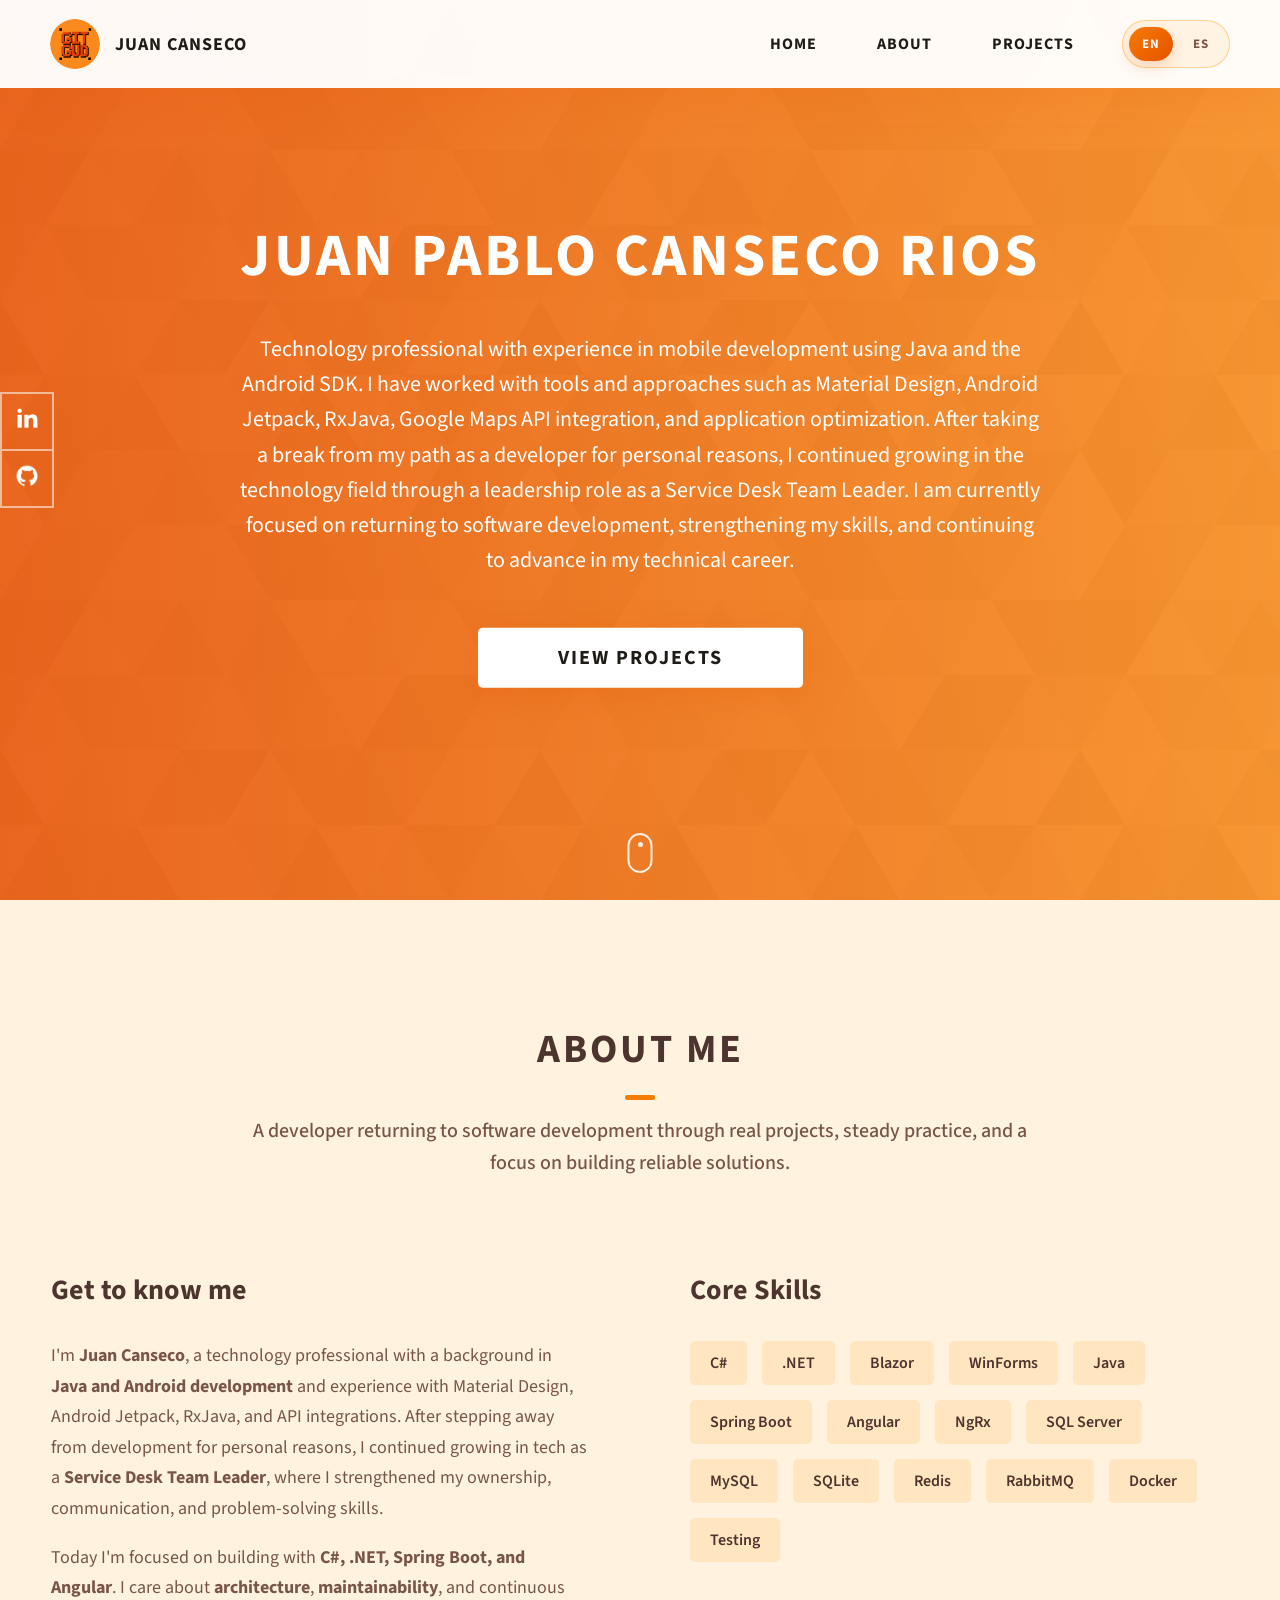
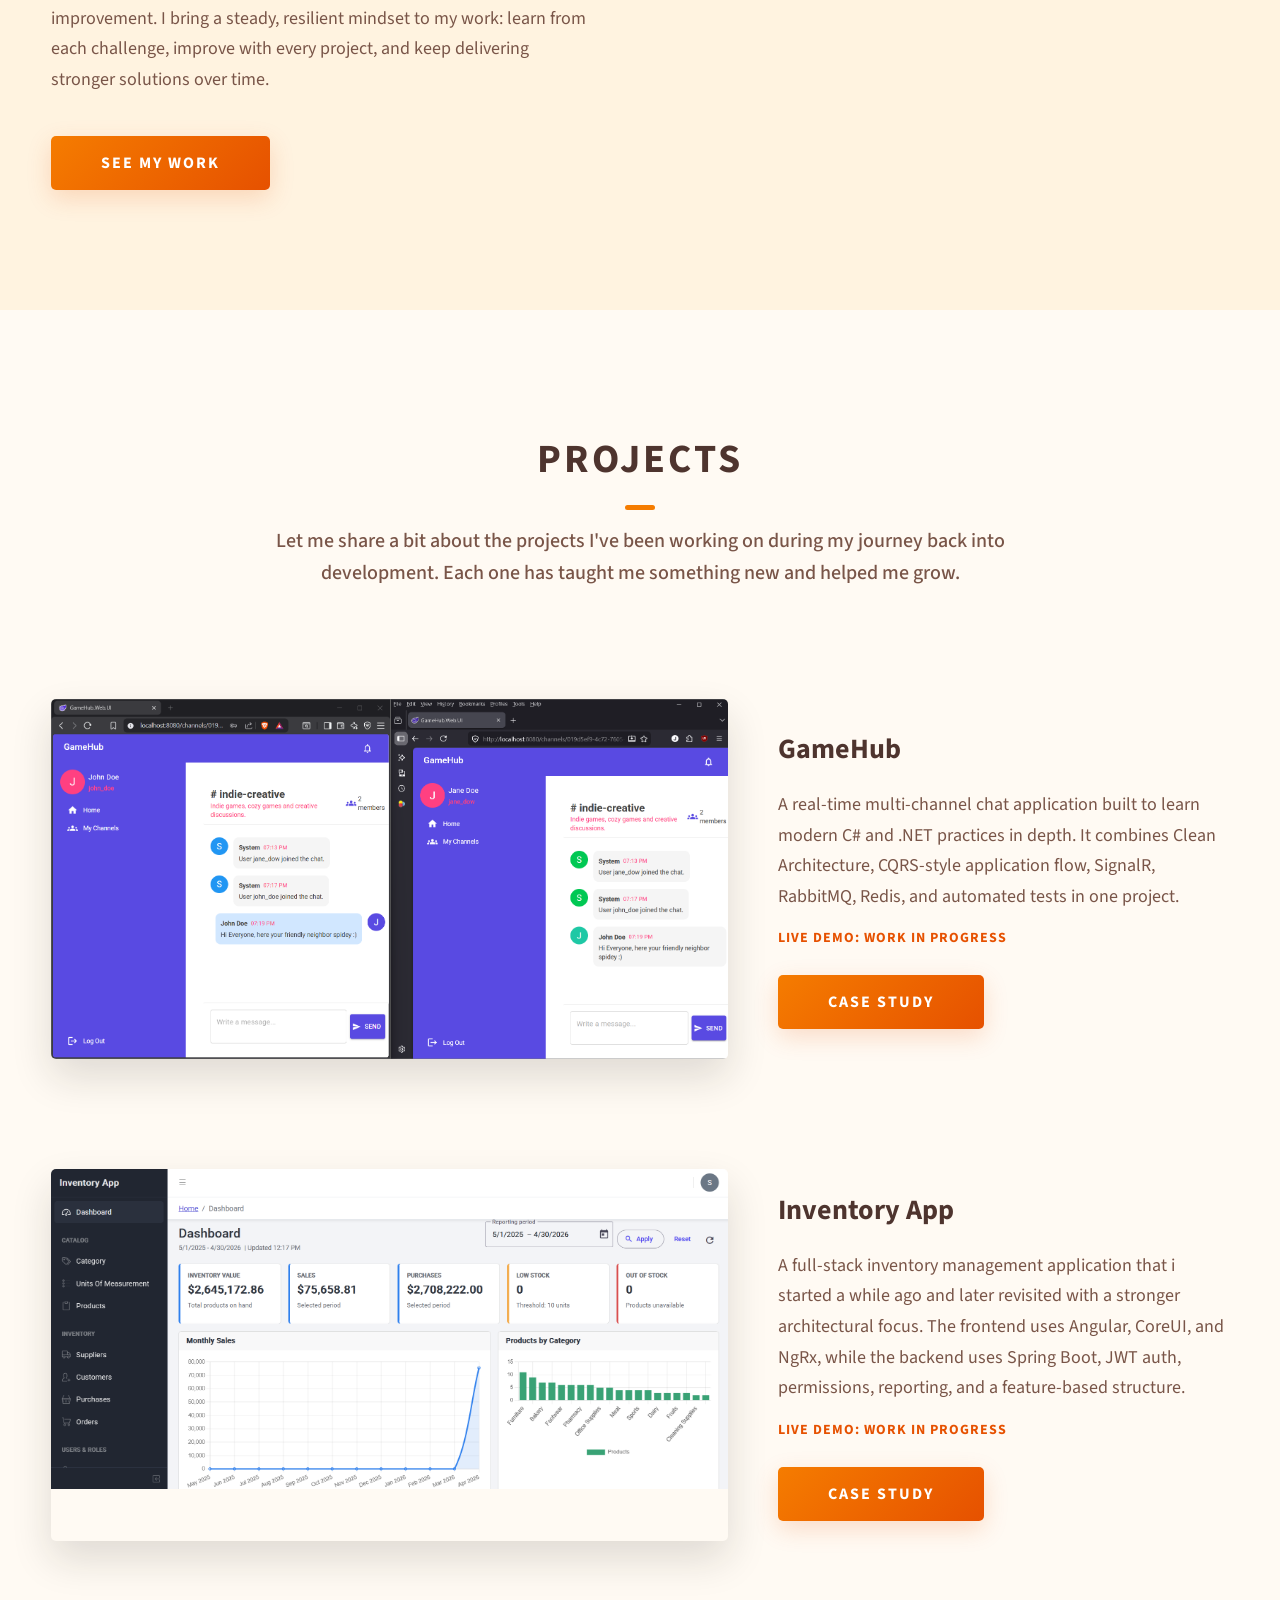
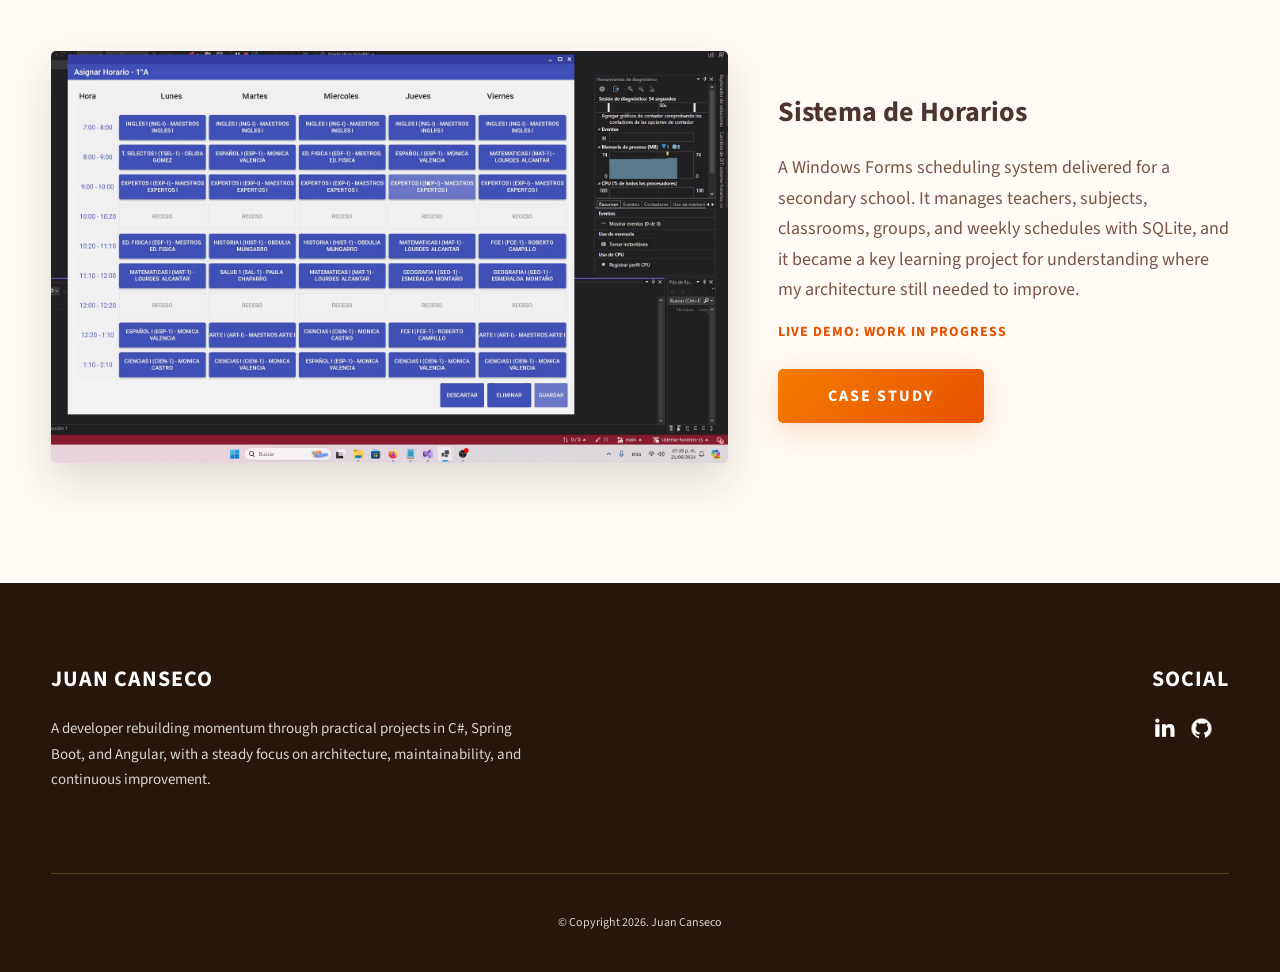
<file: index.html>
<!doctype html>
<html lang="en">

<head>
  <meta charset="UTF-8" />
  <meta name="viewport" content="width=device-width, initial-scale=1.0" />
  <meta http-equiv="X-UA-Compatible" content="ie=edge" />
  <title data-i18n="meta.title">Juan Canseco Portfolio</title>
  <meta name="description"
    content="Portfolio of Juan Canseco, a software developer focused on C#, Spring Boot, Angular, and clean architecture."
    data-i18n-content="meta.description" />

  <link rel="stylesheet" href="css/style.css" />

  <link rel="preconnect" href="https://fonts.googleapis.com" />
  <link rel="preconnect" href="https://fonts.gstatic.com" crossorigin />
  <link href="https://fonts.googleapis.com/css2?family=Source+Sans+Pro:wght@400;600;700;900&display=swap"
    rel="stylesheet" />
</head>

<body data-page="home">
  <header class="header">
    <div class="header__content">
      <div class="header__logo-container">
        <div class="header__logo-img-cont">
          <img src="./assets/png/git-gud.png" alt="Juan Canseco logo" class="header__logo-img" />
        </div>
        <span class="header__logo-sub">Juan Canseco</span>
      </div>
      <div class="header__main">
        <ul class="header__links">
          <li class="header__link-wrapper">
            <a href="./index.html" class="header__link" data-i18n="nav.home">Home</a>
          </li>
          <li class="header__link-wrapper">
            <a href="./index.html#about" class="header__link" data-i18n="nav.about">About</a>
          </li>
          <li class="header__link-wrapper">
            <a href="./index.html#projects" class="header__link" data-i18n="nav.projects">Projects</a>
          </li>
        </ul>
        <div class="header__lang-toggle lang-toggle" aria-label="Language switcher">
          <button class="lang-toggle__btn lang-toggle__btn--active" type="button" data-lang-switch="en"
            aria-pressed="true">EN</button>
          <button class="lang-toggle__btn" type="button" data-lang-switch="es" aria-pressed="false">ES</button>
        </div>
        <div class="header__main-ham-menu-cont">
          <img src="./assets/svg/ham-menu.svg" alt="hamburger menu" class="header__main-ham-menu" />
          <img src="./assets/svg/ham-menu-close.svg" alt="hamburger menu close"
            class="header__main-ham-menu-close d-none" />
        </div>
      </div>
    </div>
    <div class="header__sm-menu">
      <div class="header__sm-menu-content">
        <ul class="header__sm-menu-links">
          <li class="header__sm-menu-link">
            <a href="./index.html" data-i18n="nav.home">Home</a>
          </li>
          <li class="header__sm-menu-link">
            <a href="./index.html#about" data-i18n="nav.about">About</a>
          </li>
          <li class="header__sm-menu-link">
            <a href="./index.html#projects" data-i18n="nav.projects">Projects</a>
          </li>
        </ul>
        <div class="header__sm-menu-lang lang-toggle" aria-label="Language switcher">
          <button class="lang-toggle__btn lang-toggle__btn--active" type="button" data-lang-switch="en"
            aria-pressed="true">EN</button>
          <button class="lang-toggle__btn" type="button" data-lang-switch="es" aria-pressed="false">ES</button>
        </div>
      </div>
    </div>
  </header>

  <section class="home-hero">
    <div class="home-hero__content">
      <h1 class="heading-primary">Juan Pablo Canseco Rios</h1>
      <div class="home-hero__info">
        <p class="text-primary" data-i18n="hero.description">
          Technology professional with experience in mobile development using
          Java and the Android SDK. I have worked with tools and approaches
          such as Material Design, Android Jetpack, RxJava, Google Maps API
          integration, and application optimization. After taking a break
          from my path as a developer for personal reasons, I continued
          growing in the technology field through a leadership role as a
          Service Desk Team Leader. I am currently focused on returning to
          software development, strengthening my skills, and continuing to
          advance in my technical career.
        </p>
      </div>
      <div class="home-hero__cta">
        <a href="./index.html#projects" class="btn btn--bg" data-i18n="hero.cta">View Projects</a>
      </div>
    </div>
    <div class="home-hero__socials">
      <div class="home-hero__social">
        <a href="https://www.linkedin.com/in/juan-pablo-canseco-rios-1a00a234a" class="home-hero__social-icon-link"
          target="_blank" rel="noreferrer">
          <img src="./assets/png/linkedin-ico.png" alt="LinkedIn profile" class="home-hero__social-icon" />
        </a>
      </div>
      <div class="home-hero__social">
        <a href="https://github.com/juan-canseco-dev"
          class="home-hero__social-icon-link home-hero__social-icon-link--bd-none" target="_blank" rel="noreferrer">
          <img src="./assets/png/github-ico.png" alt="GitHub profile" class="home-hero__social-icon" />
        </a>
      </div>
    </div>
    <div class="home-hero__mouse-scroll-cont">
      <div class="mouse"></div>
    </div>
  </section>

  <section id="about" class="about sec-pad">
    <div class="main-container">
      <h2 class="heading heading-sec heading-sec__mb-med">
        <span class="heading-sec__main" data-i18n="about.heading">About Me</span>
        <span class="heading-sec__sub" data-i18n="about.subheading">
          A developer returning to software development through real projects,
          steady practice, and a focus on building reliable solutions.
        </span>
      </h2>
      <div class="about__content">
        <div class="about__content-main">
          <h3 class="about__content-title" data-i18n="about.title">Get to know me</h3>
          <div class="about__content-details">
            <p class="about__content-details-para" data-i18n-html="about.paragraph1">
              I'm <strong>Juan Canseco</strong>, a technology professional
              with a background in <strong>Java and Android development</strong>
              and experience with Material Design, Android Jetpack, RxJava,
              and API integrations. After stepping away from development for
              personal reasons, I continued growing in tech as a
              <strong>Service Desk Team Leader</strong>, where I strengthened
              my ownership, communication, and problem-solving skills.
            </p>
            <p class="about__content-details-para" data-i18n-html="about.paragraph2">
              Today I'm focused on building with
              <strong>C#, .NET, Spring Boot, and Angular</strong>. I care
              about <strong>architecture</strong>,
              <strong>maintainability</strong>, and continuous improvement. I
              bring a steady, resilient mindset to my work: learn from each
              challenge, improve with every project, and keep delivering
              stronger solutions over time.
            </p>
          </div>
          <a href="./#projects" class="btn btn--med btn--theme dynamicBgClr" data-i18n="about.cta">See My Work</a>
        </div>
        <div class="about__content-skills">
          <h3 class="about__content-title" data-i18n="about.skills">Core Skills</h3>
          <div class="skills">
            <div class="skills__skill">C#</div>
            <div class="skills__skill">.NET</div>
            <div class="skills__skill">Blazor</div>
            <div class="skills__skill">WinForms</div>
            <div class="skills__skill">Java</div>
            <div class="skills__skill">Spring Boot</div>
            <div class="skills__skill">Angular</div>
            <div class="skills__skill">NgRx</div>
            <div class="skills__skill">SQL Server</div>
            <div class="skills__skill">MySQL</div>
            <div class="skills__skill">SQLite</div>
            <div class="skills__skill">Redis</div>
            <div class="skills__skill">RabbitMQ</div>
            <div class="skills__skill">Docker</div>
            <div class="skills__skill">Testing</div>
          </div>
        </div>
      </div>
    </div>
  </section>

  <section id="projects" class="projects sec-pad">
    <div class="main-container">
      <h2 class="heading heading-sec heading-sec__mb-bg">
        <span class="heading-sec__main" data-i18n="projects.heading">Projects</span>
        <span class="heading-sec__sub" data-i18n="projects.subheading">
          Let me share a bit about the projects I've been working on during my journey back into development. Each one
          has taught me something new and helped me grow.
        </span>
      </h2>

      <div class="projects__content">
        <div class="projects__row">
          <div class="projects__row-img-cont">
            <img src="./assets/projects/gamehub/gamehub-10.png" alt="GameHub screenshot" class="projects__row-img"
              loading="lazy" />
          </div>
          <div class="projects__row-content">
            <h3 class="projects__row-content-title">GameHub</h3>
            <p class="projects__row-content-desc" data-i18n="projects.gamehub.description">
              A real-time multi-channel chat application built to learn modern
              C# and .NET practices in depth. It combines Clean Architecture,
              CQRS-style application flow, SignalR, RabbitMQ, Redis, and
              automated tests in one project.
            </p>
            <p class="projects__row-status" data-i18n="projects.status">Live demo: work in progress</p>
            <a href="./project-1.html" class="btn btn--med btn--theme dynamicBgClr" target="_self"
              rel="noreferrer" data-i18n="projects.caseStudy">Case Study</a>
          </div>
        </div>

        <div class="projects__row">
          <div class="projects__row-img-cont">
            <img src="./assets/projects/inventory/inventory-09.png" alt="Inventory App screenshot"
              class="projects__row-img" loading="lazy" />
          </div>
          <div class="projects__row-content">
            <h3 class="projects__row-content-title">Inventory App</h3>
            <p class="projects__row-content-desc" data-i18n="projects.inventory.description">
              A full-stack inventory management application that i started a while ago
              and later revisited with a stronger architectural focus. The
              frontend uses Angular, CoreUI, and NgRx, while the backend uses
              Spring Boot, JWT auth, permissions, reporting, and a
              feature-based structure.
            </p>
            <p class="projects__row-status" data-i18n="projects.status">Live demo: work in progress</p>
            <a href="./project-2.html" class="btn btn--med btn--theme dynamicBgClr" target="_self"
              rel="noreferrer" data-i18n="projects.caseStudy">Case Study</a>
          </div>
        </div>

        <div class="projects__row">
          <div class="projects__row-img-cont">
            <img src="./assets/projects/schedule-2.png" alt="Sistema de Horarios screenshot" class="projects__row-img"
              loading="lazy" />
          </div>
          <div class="projects__row-content">
            <h3 class="projects__row-content-title">Sistema de Horarios</h3>
            <p class="projects__row-content-desc" data-i18n="projects.schedule.description">
              A Windows Forms scheduling system delivered for a secondary
              school. It manages teachers, subjects, classrooms, groups, and
              weekly schedules with SQLite, and it became a key learning
              project for understanding where my architecture still needed to
              improve.
            </p>
            <p class="projects__row-status" data-i18n="projects.status">Live demo: work in progress</p>
            <a href="./project-3.html" class="btn btn--med btn--theme dynamicBgClr" target="_self"
              rel="noreferrer" data-i18n="projects.caseStudy">Case Study</a>
          </div>
        </div>
      </div>
    </div>
  </section>

  <footer class="main-footer">
    <div class="main-container">
      <div class="main-footer__upper">
        <div class="main-footer__row main-footer__row-1">
          <h2 class="heading heading-sm main-footer__heading-sm">
            <span data-i18n="footer.social">Social</span>
          </h2>
          <div class="main-footer__social-cont">
            <a target="_blank" rel="noreferrer" href="https://www.linkedin.com/in/juan-pablo-canseco-rios-1a00a234a">
              <img class="main-footer__icon" src="./assets/png/linkedin-ico.png" alt="LinkedIn profile" />
            </a>
            <a target="_blank" rel="noreferrer" href="https://github.com/juan-canseco-dev">
              <img class="main-footer__icon" src="./assets/png/github-ico.png" alt="GitHub profile" />
            </a>
          </div>
        </div>
        <div class="main-footer__row main-footer__row-2">
          <h4 class="heading heading-sm text-lt">Juan Canseco</h4>
          <p class="main-footer__short-desc" data-i18n="footer.description">
            A developer rebuilding momentum through practical projects in C#,
            Spring Boot, and Angular, with a steady focus on architecture,
            maintainability, and continuous improvement.
          </p>
        </div>
      </div>

      <div class="main-footer__lower" data-i18n="footer.copyright">
        &copy; Copyright 2026. Juan Canseco
      </div>
    </div>
  </footer>

  <script src="./index.js"></script>
</body>

</html>
</file>
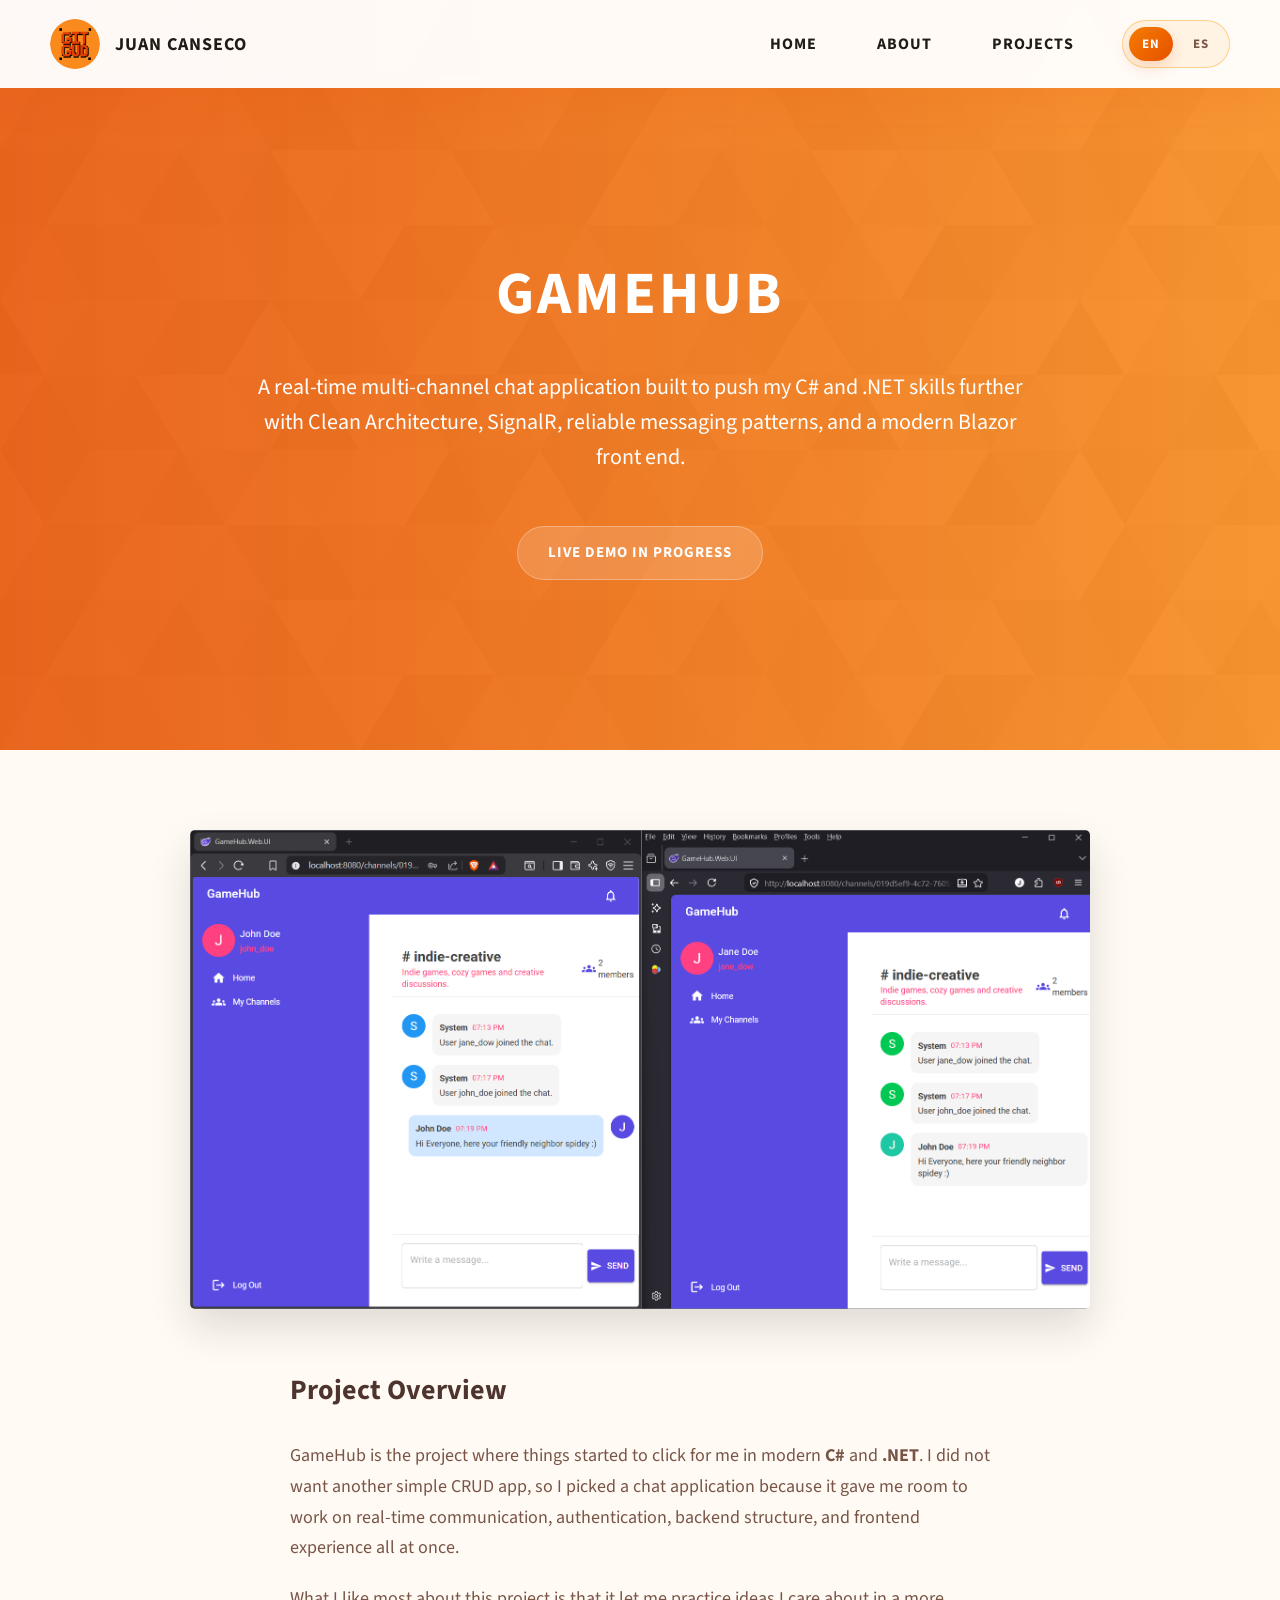
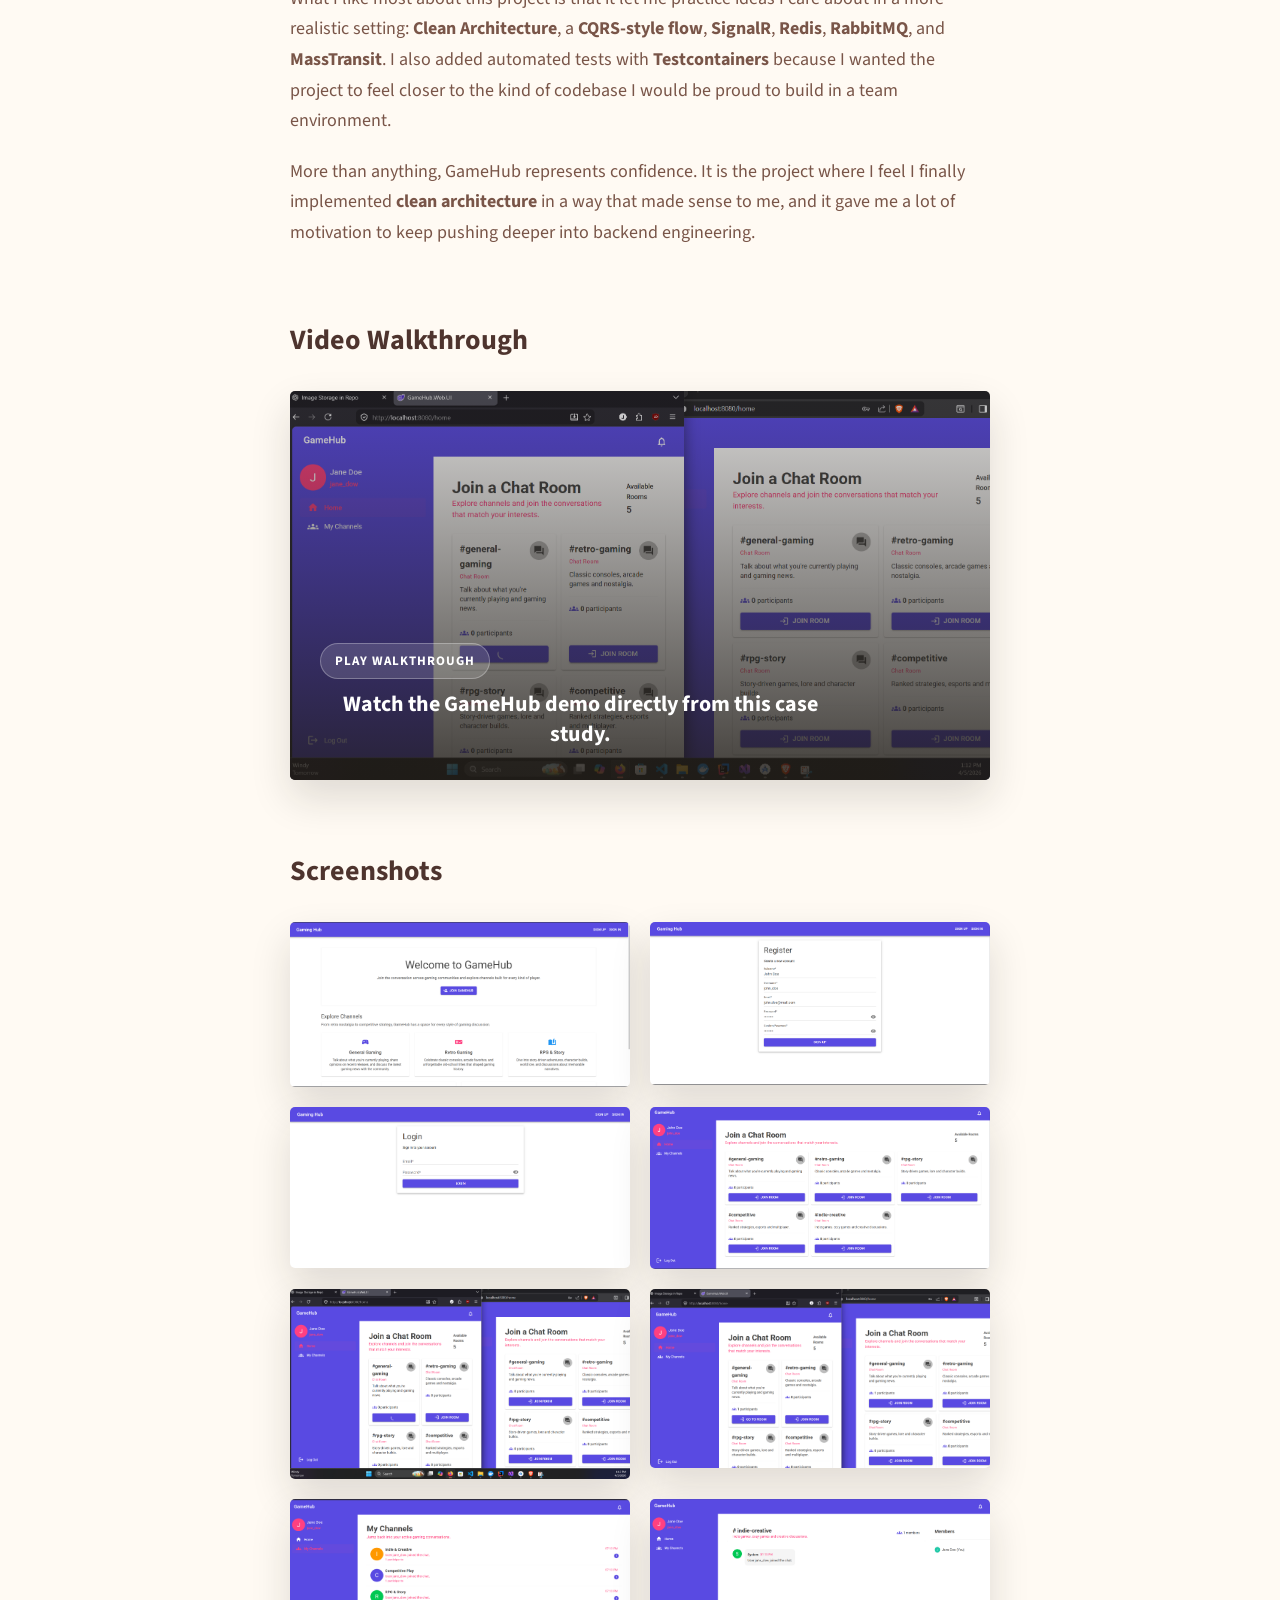
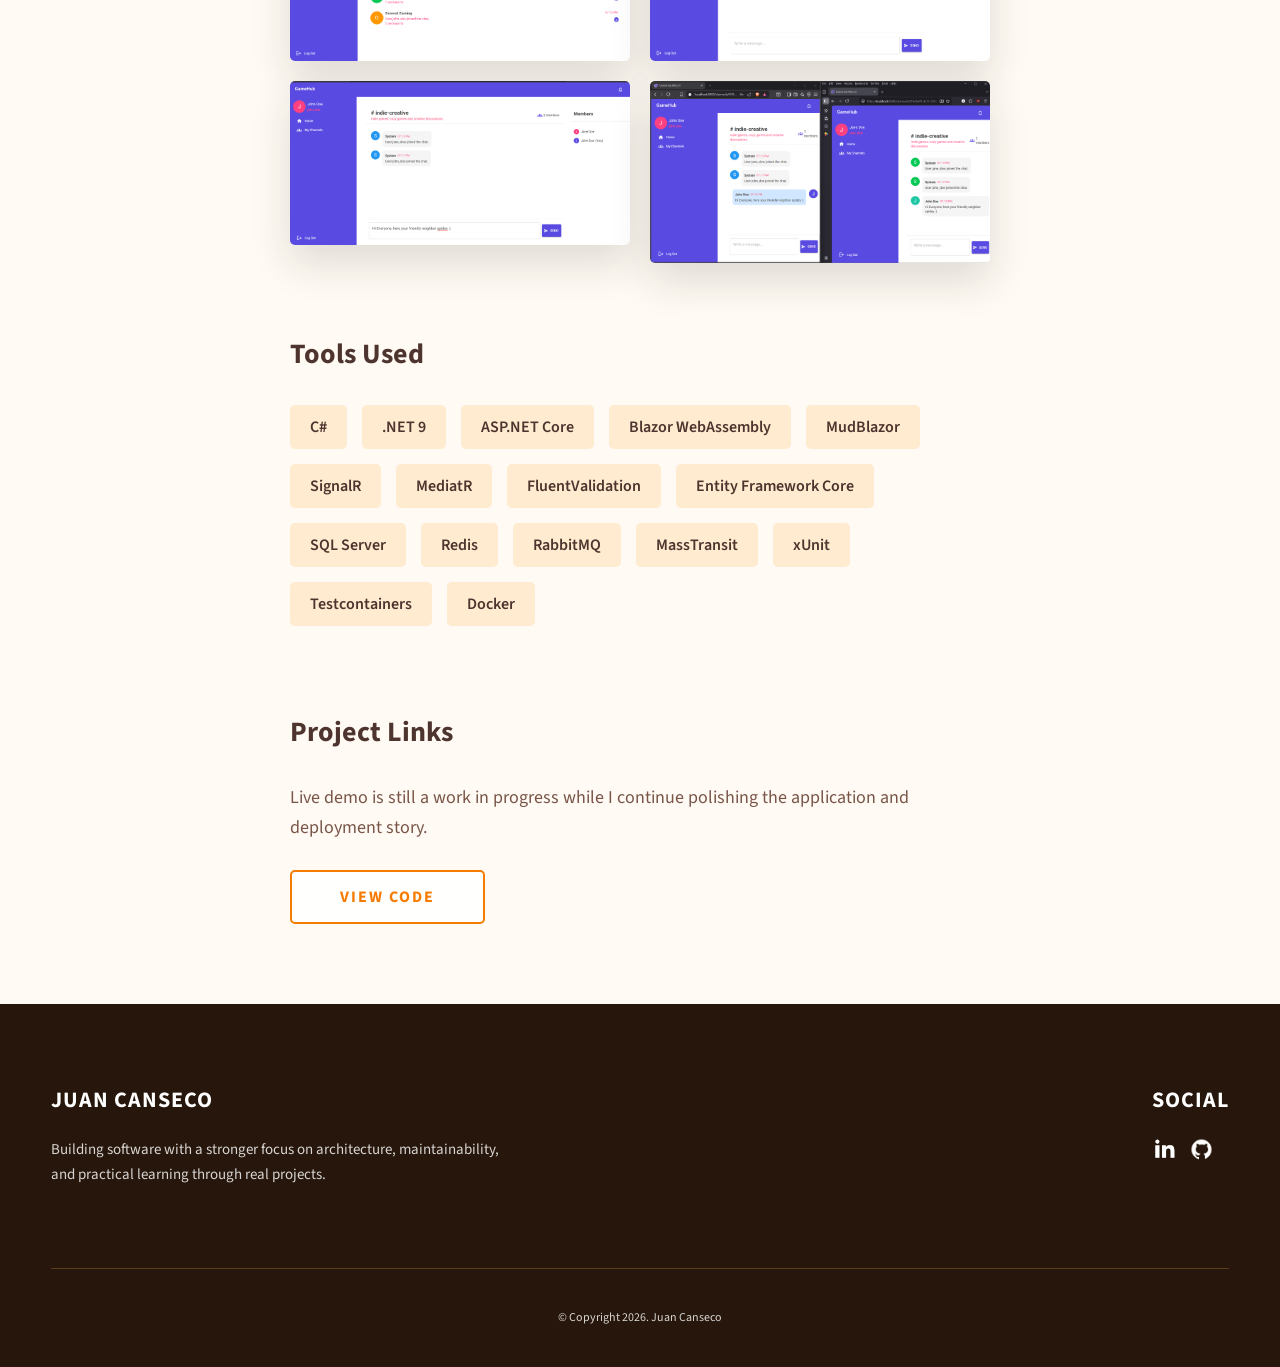
<file: project-1.html>
<!DOCTYPE html>
<html lang="en">
  <head>
    <meta charset="UTF-8" />
    <meta name="viewport" content="width=device-width, initial-scale=1.0" />
    <meta http-equiv="X-UA-Compatible" content="ie=edge" />
    <title data-i18n="project1.meta.title">GameHub Case Study</title>
    <meta
      name="description"
      content="Case study for GameHub, a real-time multi-channel chat application built with ASP.NET Core, Blazor WebAssembly, and SignalR."
      data-i18n-content="project1.meta.description"
    />

    <link rel="stylesheet" href="css/style.css" />

    <link rel="preconnect" href="https://fonts.googleapis.com" />
    <link rel="preconnect" href="https://fonts.gstatic.com" crossorigin />
    <link
      href="https://fonts.googleapis.com/css2?family=Source+Sans+Pro:wght@400;600;700;900&display=swap"
      rel="stylesheet"
    />
  </head>
  <body data-page="project1">
    <header class="header">
      <div class="header__content">
        <div class="header__logo-container">
          <div class="header__logo-img-cont">
            <img
              src="./assets/png/git-gud.png"
              alt="Juan Canseco logo"
              class="header__logo-img"
            />
          </div>
          <span class="header__logo-sub">Juan Canseco</span>
        </div>
        <div class="header__main">
          <ul class="header__links">
            <li class="header__link-wrapper">
              <a href="./index.html" class="header__link" data-i18n="nav.home">Home</a>
            </li>
            <li class="header__link-wrapper">
              <a href="./index.html#about" class="header__link" data-i18n="nav.about">About</a>
            </li>
            <li class="header__link-wrapper">
              <a href="./index.html#projects" class="header__link" data-i18n="nav.projects">Projects</a>
            </li>
          </ul>
          <div class="header__lang-toggle lang-toggle" aria-label="Language switcher">
            <button
              class="lang-toggle__btn lang-toggle__btn--active"
              type="button"
              data-lang-switch="en"
              aria-pressed="true"
            >
              EN
            </button>
            <button
              class="lang-toggle__btn"
              type="button"
              data-lang-switch="es"
              aria-pressed="false"
            >
              ES
            </button>
          </div>
          <div class="header__main-ham-menu-cont">
            <img
              src="./assets/svg/ham-menu.svg"
              alt="hamburger menu"
              class="header__main-ham-menu"
            />
            <img
              src="./assets/svg/ham-menu-close.svg"
              alt="hamburger menu close"
              class="header__main-ham-menu-close d-none"
            />
          </div>
        </div>
      </div>
      <div class="header__sm-menu">
        <div class="header__sm-menu-content">
          <ul class="header__sm-menu-links">
            <li class="header__sm-menu-link">
              <a href="./index.html" data-i18n="nav.home">Home</a>
            </li>
            <li class="header__sm-menu-link">
              <a href="./index.html#about" data-i18n="nav.about">About</a>
            </li>
            <li class="header__sm-menu-link">
              <a href="./index.html#projects" data-i18n="nav.projects">Projects</a>
            </li>
          </ul>
          <div class="header__sm-menu-lang lang-toggle" aria-label="Language switcher">
            <button
              class="lang-toggle__btn lang-toggle__btn--active"
              type="button"
              data-lang-switch="en"
              aria-pressed="true"
            >
              EN
            </button>
            <button
              class="lang-toggle__btn"
              type="button"
              data-lang-switch="es"
              aria-pressed="false"
            >
              ES
            </button>
          </div>
        </div>
      </div>
    </header>

    <section class="project-cs-hero">
      <div class="project-cs-hero__content">
        <h1 class="heading-primary">GameHub</h1>
        <div class="project-cs-hero__info">
          <p class="text-primary" data-i18n="project1.hero.description">
            A real-time multi-channel chat application built to push my C# and
            .NET skills further with Clean Architecture, SignalR, reliable
            messaging patterns, and a modern Blazor front end.
          </p>
        </div>
        <div class="project-cs-hero__cta">
          <span class="project-cs-hero__status-pill" data-i18n="project1.hero.status">Live demo in progress</span>
        </div>
      </div>
    </section>

    <section class="project-details">
      <div class="main-container">
        <div class="project-details__content">
          <div class="project-details__showcase-img-cont">
            <img
              src="./assets/projects/gamehub/gamehub-10.png"
              alt="GameHub application screenshot"
              class="project-details__showcase-img"
              data-i18n-attr="alt:project1.showcase.alt"
            />
          </div>
          <div class="project-details__content-main">
            <div class="project-details__desc">
              <h3 class="project-details__content-title" data-i18n="common.projectOverview">Project Overview</h3>
              <p class="project-details__desc-para" data-i18n-html="project1.overview.paragraph1">
                GameHub is the project where things started to click for me in
                modern <strong>C#</strong> and <strong>.NET</strong>. I did not
                want another simple CRUD app, so I picked a chat application
                because it gave me room to work on real-time communication,
                authentication, backend structure, and frontend experience all
                at once.
              </p>
              <p class="project-details__desc-para" data-i18n-html="project1.overview.paragraph2">
                What I like most about this project is that it let me practice
                ideas I care about in a more realistic setting:
                <strong>Clean Architecture</strong>, a
                <strong>CQRS-style flow</strong>, <strong>SignalR</strong>,
                <strong>Redis</strong>, <strong>RabbitMQ</strong>, and
                <strong>MassTransit</strong>. I also added automated tests with
                <strong>Testcontainers</strong> because I wanted the project to
                feel closer to the kind of codebase I would like to build in
                a team environment.
              </p>
              <p class="project-details__desc-para" data-i18n-html="project1.overview.paragraph3">
                More than anything, GameHub represents confidence. It is the
                project where I feel I finally implemented
                <strong>clean architecture</strong> in a way that made sense to
                me, and it gave me a lot of motivation to keep pushing deeper
                into backend development.
              </p>
            </div>

            <div class="project-details__video">
              <h3 class="project-details__content-title" data-i18n="common.videoWalkthrough">Video Walkthrough</h3>
              <div class="project-details__video-frame-cont">
                <button
                  class="project-video"
                  type="button"
                  data-youtube-id="FJkdXgRz46M"
                  data-youtube-src="https://www.youtube.com/embed/FJkdXgRz46M?si=kHTtA7mQ7ExvimMA"
                  data-youtube-watch-url="https://www.youtube.com/watch?v=FJkdXgRz46M"
                  data-video-title="GameHub walkthrough"
                  data-i18n-attr="data-video-title:project1.video.iframeTitle"
                >
                  <img
                    src="./assets/projects/gamehub-2.png"
                    alt="GameHub walkthrough preview"
                    class="project-video__image"
                    data-i18n-attr="alt:project1.video.previewAlt"
                  />
                  <span class="project-video__overlay">
                    <span class="project-video__badge" data-i18n="common.playWalkthrough">Play walkthrough</span>
                    <span class="project-video__title" data-i18n="project1.video.title">
                      Watch the GameHub demo here.
                    </span>
                  </span>
                </button>
              </div>
            </div>

            <div class="project-details__screenshots">
              <h3 class="project-details__content-title" data-i18n="common.screenshots">Screenshots</h3>
              <div class="project-details__screenshots-grid">
                <img
                  src="./assets/projects/gamehub/gamehub-01.png"
                  alt="GameHub screenshot 1"
                  class="project-details__screenshot-img"
                  data-i18n-attr="alt:project1.screenshots.image1"
                />
                <img
                  src="./assets/projects/gamehub/gamehub-02.png"
                  alt="GameHub screenshot 2"
                  class="project-details__screenshot-img"
                  data-i18n-attr="alt:project1.screenshots.image2"
                />
                <img
                  src="./assets/projects/gamehub/gamehub-03.png"
                  alt="GameHub screenshot 3"
                  class="project-details__screenshot-img"
                  data-i18n-attr="alt:project1.screenshots.image3"
                />
                <img
                  src="./assets/projects/gamehub/gamehub-04.png"
                  alt="GameHub screenshot 4"
                  class="project-details__screenshot-img"
                  data-i18n-attr="alt:project1.screenshots.image4"
                />
                <img
                  src="./assets/projects/gamehub/gamehub-05.png"
                  alt="GameHub screenshot 5"
                  class="project-details__screenshot-img"
                  data-i18n-attr="alt:project1.screenshots.image5"
                />
                <img
                  src="./assets/projects/gamehub/gamehub-06.png"
                  alt="GameHub screenshot 6"
                  class="project-details__screenshot-img"
                  data-i18n-attr="alt:project1.screenshots.image6"
                />
                <img
                  src="./assets/projects/gamehub/gamehub-07.png"
                  alt="GameHub screenshot 7"
                  class="project-details__screenshot-img"
                  data-i18n-attr="alt:project1.screenshots.image7"
                />
                <img
                  src="./assets/projects/gamehub/gamehub-08.png"
                  alt="GameHub screenshot 8"
                  class="project-details__screenshot-img"
                  data-i18n-attr="alt:project1.screenshots.image8"
                />
                <img
                  src="./assets/projects/gamehub/gamehub-09.png"
                  alt="GameHub screenshot 9"
                  class="project-details__screenshot-img"
                  data-i18n-attr="alt:project1.screenshots.image9"
                />
                <img
                  src="./assets/projects/gamehub/gamehub-10.png"
                  alt="GameHub screenshot 10"
                  class="project-details__screenshot-img"
                  data-i18n-attr="alt:project1.screenshots.image10"
                />
              </div>
            </div>

            <div class="project-details__tools-used">
              <h3 class="project-details__content-title" data-i18n="common.toolsUsed">Tools Used</h3>
              <div class="skills">
                <div class="skills__skill">C#</div>
                <div class="skills__skill">.NET 9</div>
                <div class="skills__skill">ASP.NET Core</div>
                <div class="skills__skill">Blazor WebAssembly</div>
                <div class="skills__skill">MudBlazor</div>
                <div class="skills__skill">SignalR</div>
                <div class="skills__skill">MediatR</div>
                <div class="skills__skill">FluentValidation</div>
                <div class="skills__skill">Entity Framework Core</div>
                <div class="skills__skill">SQL Server</div>
                <div class="skills__skill">Redis</div>
                <div class="skills__skill">RabbitMQ</div>
                <div class="skills__skill">MassTransit</div>
                <div class="skills__skill">xUnit</div>
                <div class="skills__skill">Testcontainers</div>
                <div class="skills__skill">Docker</div>
              </div>
            </div>

            <div class="project-details__links">
              <h3 class="project-details__content-title" data-i18n="common.projectLinks">Project Links</h3>
              <p class="project-details__status" data-i18n="project1.links.status">
                Live demo is still a work in progress while I continue polishing
                the application and deployment story.
              </p>
              <div class="project-details__links-group">
                <a
                  href="https://github.com/juan-canseco-dev/gaming-hub"
                  class="btn btn--med btn--theme-inv project-details__links-btn"
                  target="_blank"
                  rel="noreferrer"
                  data-i18n="common.viewCode"
                  >View Code</a
                >
              </div>
            </div>
          </div>
        </div>
      </div>
    </section>

    <footer class="main-footer">
      <div class="main-container">
        <div class="main-footer__upper">
          <div class="main-footer__row main-footer__row-1">
            <h2 class="heading heading-sm main-footer__heading-sm">
              <span data-i18n="footer.social">Social</span>
            </h2>
            <div class="main-footer__social-cont">
              <a
                target="_blank"
                rel="noreferrer"
                href="https://www.linkedin.com/in/juan-pablo-canseco-rios-1a00a234a"
              >
                <img
                  class="main-footer__icon"
                  src="./assets/png/linkedin-ico.png"
                  alt="LinkedIn profile"
                />
              </a>
              <a
                target="_blank"
                rel="noreferrer"
                href="https://github.com/juan-canseco-dev"
              >
                <img
                  class="main-footer__icon"
                  src="./assets/png/github-ico.png"
                  alt="GitHub profile"
                />
              </a>
            </div>
          </div>
          <div class="main-footer__row main-footer__row-2">
            <h4 class="heading heading-sm text-lt">Juan Canseco</h4>
            <p class="main-footer__short-desc" data-i18n="project1.footer.description">
              Building software with a stronger focus on architecture,
              maintainability, and practical learning through real projects.
            </p>
          </div>
        </div>

        <div class="main-footer__lower" data-i18n="footer.copyright">
          &copy; Copyright 2026. Juan Canseco
        </div>
      </div>
    </footer>
    <script src="./index.js"></script>
  </body>
</html>
</file>
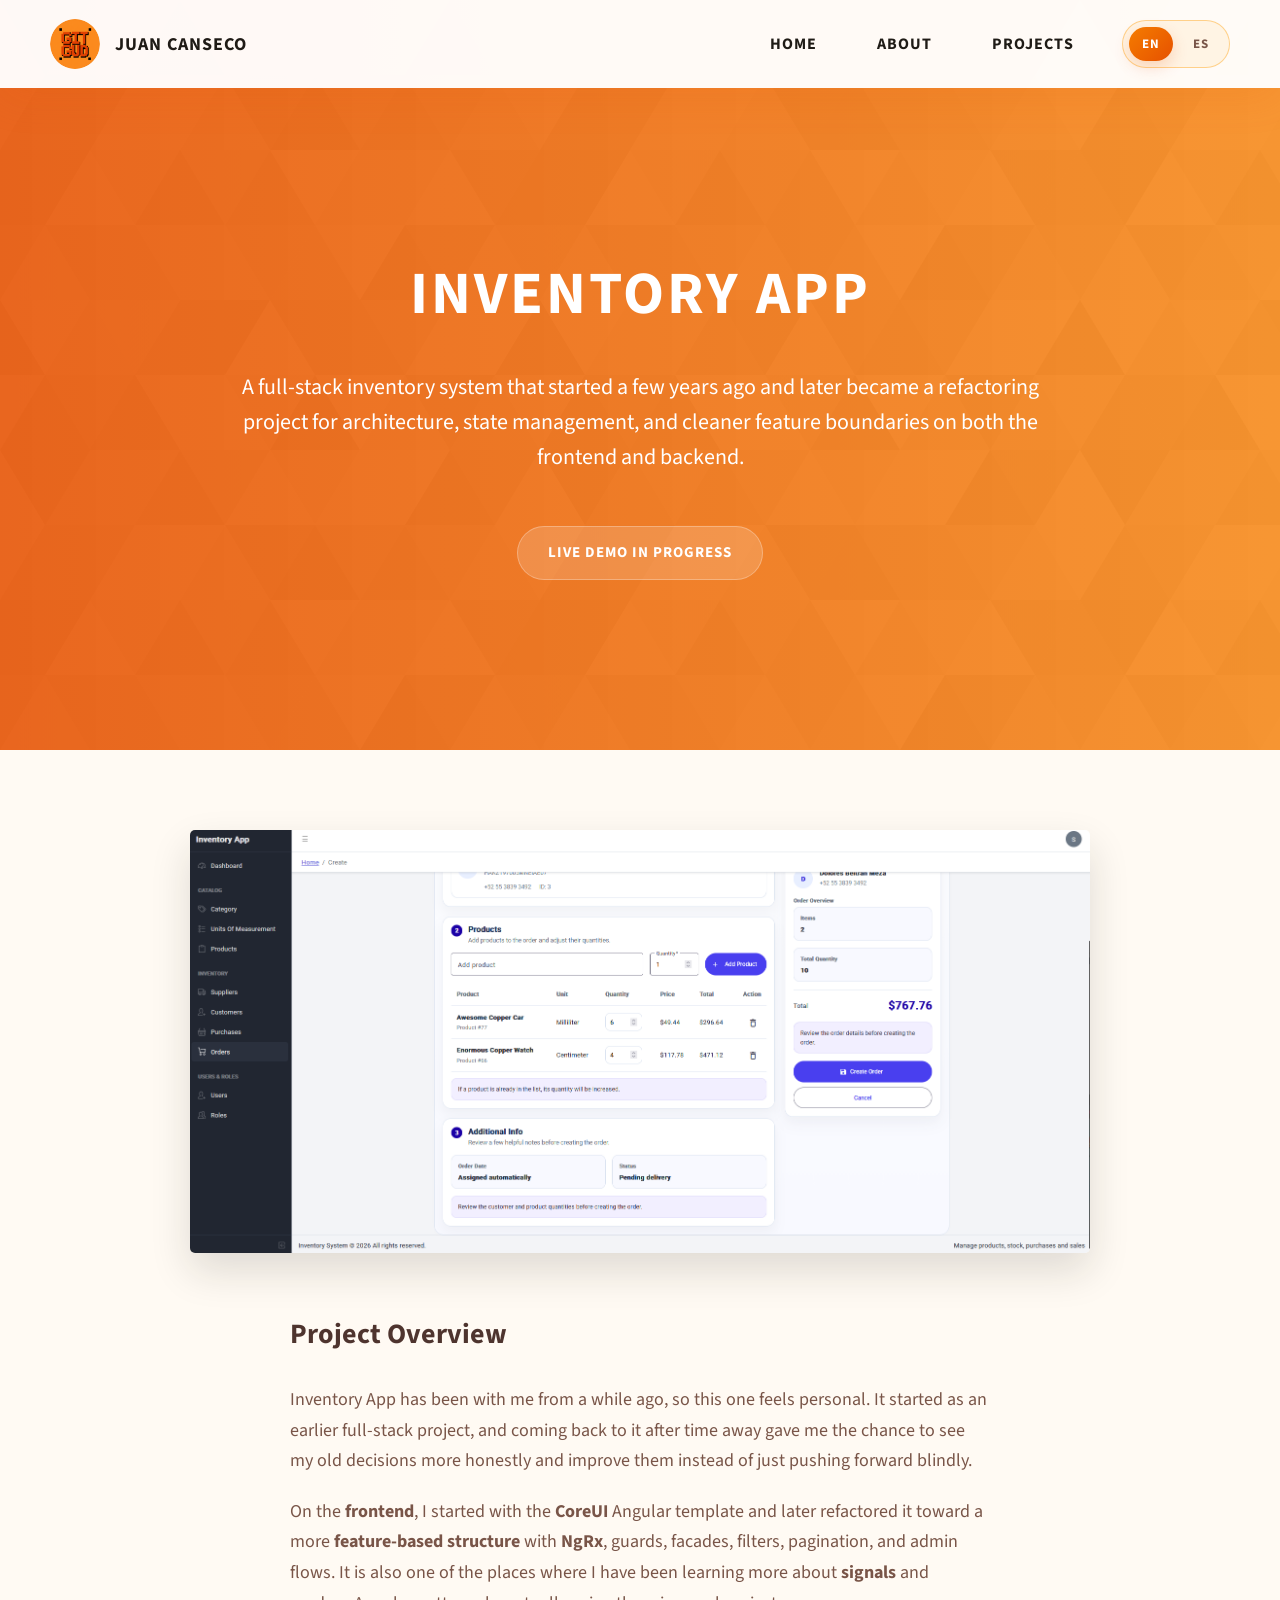
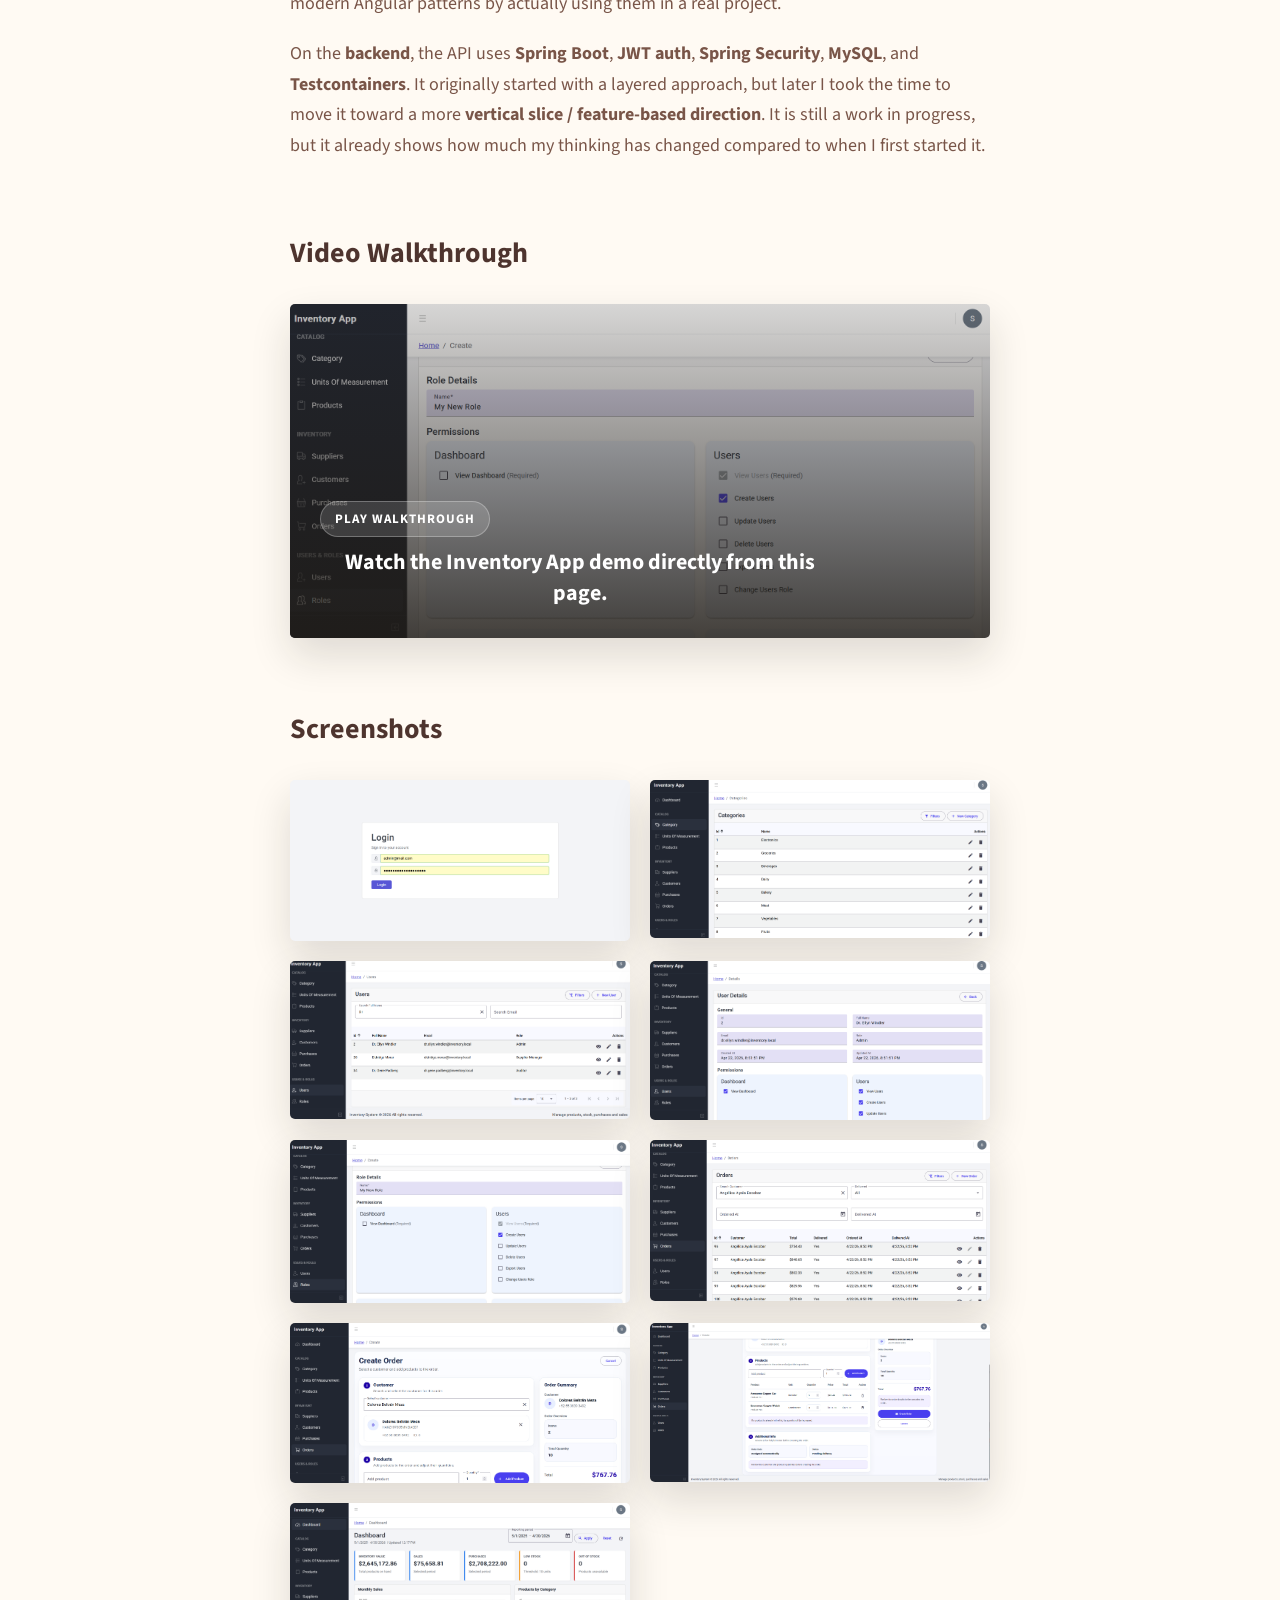
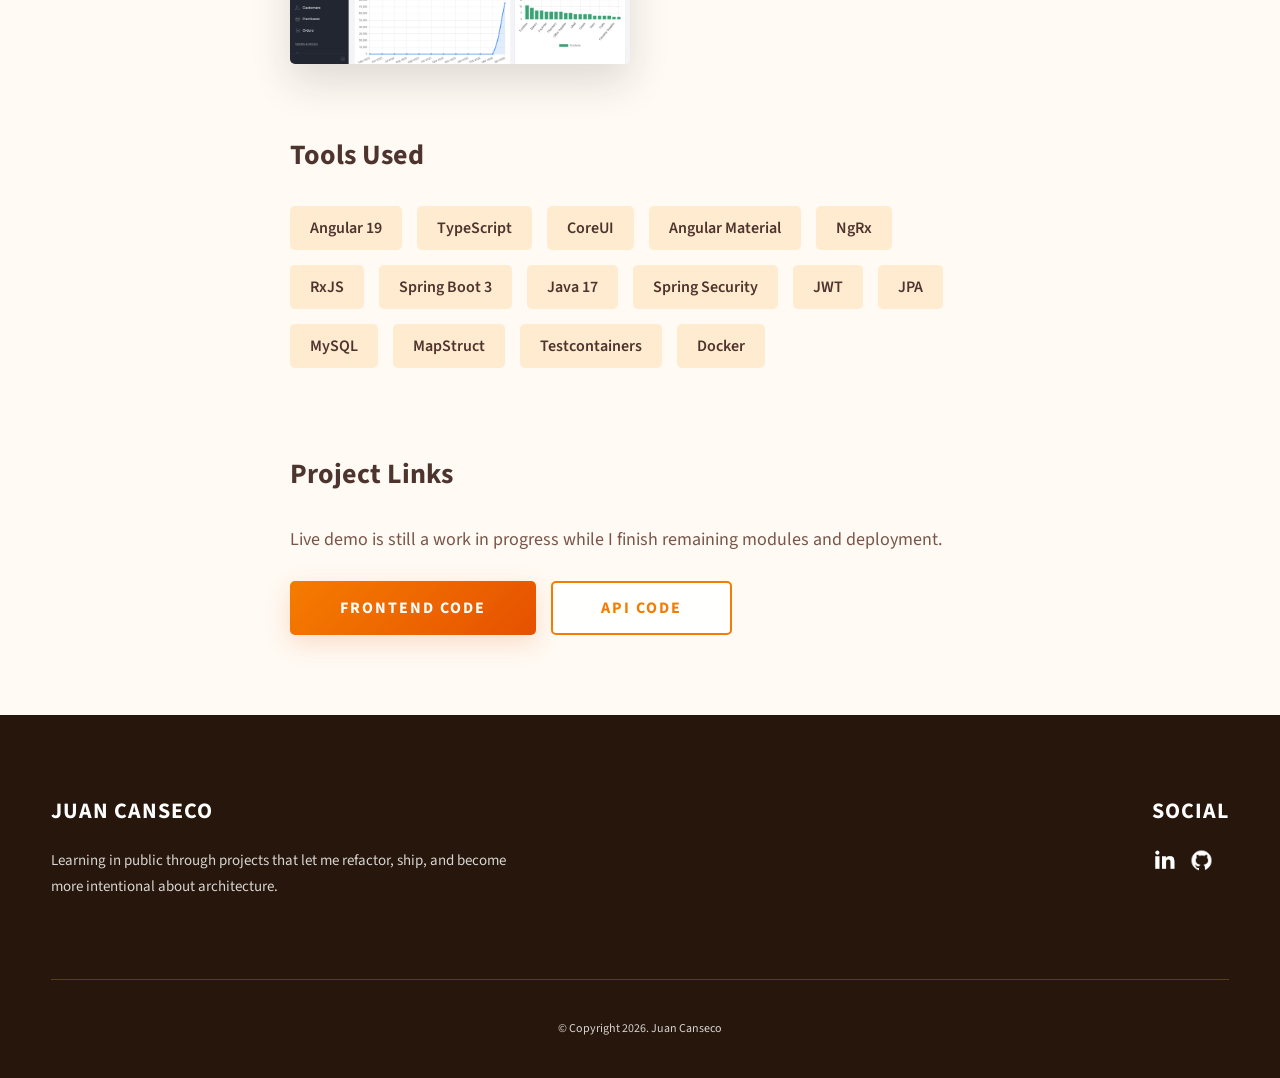
<file: project-2.html>
<!DOCTYPE html>
<html lang="en">
  <head>
    <meta charset="UTF-8" />
    <meta name="viewport" content="width=device-width, initial-scale=1.0" />
    <meta http-equiv="X-UA-Compatible" content="ie=edge" />
    <title data-i18n="project2.meta.title">Inventory App Case Study</title>
    <meta
      name="description"
      content="Case study for Inventory App, a full-stack inventory management project with Angular and Spring Boot."
      data-i18n-content="project2.meta.description"
    />

    <link rel="stylesheet" href="css/style.css" />

    <link rel="preconnect" href="https://fonts.googleapis.com" />
    <link rel="preconnect" href="https://fonts.gstatic.com" crossorigin />
    <link
      href="https://fonts.googleapis.com/css2?family=Source+Sans+Pro:wght@400;600;700;900&display=swap"
      rel="stylesheet"
    />
  </head>
  <body data-page="project2">
    <header class="header">
      <div class="header__content">
        <div class="header__logo-container">
          <div class="header__logo-img-cont">
            <img
              src="./assets/png/git-gud.png"
              alt="Juan Canseco logo"
              class="header__logo-img"
            />
          </div>
          <span class="header__logo-sub">Juan Canseco</span>
        </div>
        <div class="header__main">
          <ul class="header__links">
            <li class="header__link-wrapper">
              <a href="./index.html" class="header__link" data-i18n="nav.home">Home</a>
            </li>
            <li class="header__link-wrapper">
              <a href="./index.html#about" class="header__link" data-i18n="nav.about">About</a>
            </li>
            <li class="header__link-wrapper">
              <a href="./index.html#projects" class="header__link" data-i18n="nav.projects">Projects</a>
            </li>
          </ul>
          <div class="header__lang-toggle lang-toggle" aria-label="Language switcher">
            <button
              class="lang-toggle__btn lang-toggle__btn--active"
              type="button"
              data-lang-switch="en"
              aria-pressed="true"
            >
              EN
            </button>
            <button
              class="lang-toggle__btn"
              type="button"
              data-lang-switch="es"
              aria-pressed="false"
            >
              ES
            </button>
          </div>
          <div class="header__main-ham-menu-cont">
            <img
              src="./assets/svg/ham-menu.svg"
              alt="hamburger menu"
              class="header__main-ham-menu"
            />
            <img
              src="./assets/svg/ham-menu-close.svg"
              alt="hamburger menu close"
              class="header__main-ham-menu-close d-none"
            />
          </div>
        </div>
      </div>
      <div class="header__sm-menu">
        <div class="header__sm-menu-content">
          <ul class="header__sm-menu-links">
            <li class="header__sm-menu-link">
              <a href="./index.html" data-i18n="nav.home">Home</a>
            </li>
            <li class="header__sm-menu-link">
              <a href="./index.html#about" data-i18n="nav.about">About</a>
            </li>
            <li class="header__sm-menu-link">
              <a href="./index.html#projects" data-i18n="nav.projects">Projects</a>
            </li>
          </ul>
          <div class="header__sm-menu-lang lang-toggle" aria-label="Language switcher">
            <button
              class="lang-toggle__btn lang-toggle__btn--active"
              type="button"
              data-lang-switch="en"
              aria-pressed="true"
            >
              EN
            </button>
            <button
              class="lang-toggle__btn"
              type="button"
              data-lang-switch="es"
              aria-pressed="false"
            >
              ES
            </button>
          </div>
        </div>
      </div>
    </header>

    <section class="project-cs-hero">
      <div class="project-cs-hero__content">
        <h1 class="heading-primary">Inventory App</h1>
        <div class="project-cs-hero__info">
          <p class="text-primary" data-i18n="project2.hero.description">
            A full-stack inventory system that started a few years ago and later
            became a refactoring project for architecture, state management, and
            cleaner feature boundaries on both the frontend and backend.
          </p>
        </div>
        <div class="project-cs-hero__cta">
          <span class="project-cs-hero__status-pill" data-i18n="project2.hero.status">Live demo in progress</span>
        </div>
      </div>
    </section>

    <section class="project-details">
      <div class="main-container">
        <div class="project-details__content">
          <div class="project-details__showcase-img-cont">
            <img
              src="./assets/projects/inventory/inventory-08.png"
              alt="Inventory App screenshot"
              class="project-details__showcase-img"
              data-i18n-attr="alt:project2.showcase.alt"
            />
          </div>
          <div class="project-details__content-main">
            <div class="project-details__desc">
              <h3 class="project-details__content-title" data-i18n="common.projectOverview">Project Overview</h3>
              <p class="project-details__desc-para" data-i18n-html="project2.overview.paragraph1">
                Inventory App has been with me a while ago so this one feels personal. It started as
                an earlier full-stack project, and coming back to it after time
                away gave me the chance to see my old decisions more honestly
                and improve them instead of just pushing forward blindly.
              </p>
              <p class="project-details__desc-para" data-i18n-html="project2.overview.paragraph2">
                On the <strong>frontend</strong>, I started with the
                <strong>CoreUI</strong> Angular template and later refactored it
                toward a more <strong>feature-based structure</strong> with
                <strong>NgRx</strong>, guards, facades, filters, pagination, and
                admin flows. It is also one of the places where I have been
                learning more about <strong>signals</strong> and modern Angular
                patterns by actually using them in a real project.
              </p>
              <p class="project-details__desc-para" data-i18n-html="project2.overview.paragraph3">
                On the <strong>backend</strong>, the API uses
                <strong>Spring Boot</strong>, <strong>JWT auth</strong>,
                <strong>Spring Security</strong>, <strong>MySQL</strong>, and
                <strong>Testcontainers</strong>. It originally started with a
                layered approach, but later I took the time to move it toward a
                more <strong>vertical slice / feature-based direction</strong>.
                It is still a work in progress, but it already shows how much my
                thinking has changed compared to when I first started it.
              </p>
            </div>

            <div class="project-details__video">
              <h3 class="project-details__content-title" data-i18n="common.videoWalkthrough">Video Walkthrough</h3>
              <div class="project-details__video-frame-cont">
                <button
                  class="project-video"
                  type="button"
                  data-youtube-id="1WqS5qbZQ74"
                  data-youtube-src="https://www.youtube.com/embed/1WqS5qbZQ74?si=z-JWzAJG8DndW8r2"
                  data-youtube-watch-url="https://www.youtube.com/watch?v=1WqS5qbZQ74"
                  data-video-title="Inventory App walkthrough"
                  data-i18n-attr="data-video-title:project2.video.iframeTitle"
                >
                  <img
                    src="./assets/projects/inventory-2.png"
                    alt="Inventory App walkthrough preview"
                    class="project-video__image"
                    data-i18n-attr="alt:project2.video.previewAlt"
                  />
                  <span class="project-video__overlay">
                    <span class="project-video__badge" data-i18n="common.playWalkthrough">Play walkthrough</span>
                    <span class="project-video__title" data-i18n="project2.video.title">
                      Watch the Inventory App demo directly from this page.
                    </span>
                  </span>
                </button>
              </div>
            </div>

            <div class="project-details__screenshots">
              <h3 class="project-details__content-title" data-i18n="common.screenshots">Screenshots</h3>
              <div class="project-details__screenshots-grid">
                <img
                  src="./assets/projects/inventory/inventory-01.png"
                  alt="Inventory App screenshot 1"
                  class="project-details__screenshot-img"
                  data-i18n-attr="alt:project2.screenshots.image1"
                />
                <img
                  src="./assets/projects/inventory/inventory-02.png"
                  alt="Inventory App screenshot 2"
                  class="project-details__screenshot-img"
                  data-i18n-attr="alt:project2.screenshots.image2"
                />
                <img
                  src="./assets/projects/inventory/inventory-03.png"
                  alt="Inventory App screenshot 3"
                  class="project-details__screenshot-img"
                  data-i18n-attr="alt:project2.screenshots.image3"
                />
                <img
                  src="./assets/projects/inventory/inventory-04.png"
                  alt="Inventory App screenshot 4"
                  class="project-details__screenshot-img"
                  data-i18n-attr="alt:project2.screenshots.image4"
                />
                <img
                  src="./assets/projects/inventory/inventory-05.png"
                  alt="Inventory App screenshot 5"
                  class="project-details__screenshot-img"
                  data-i18n-attr="alt:project2.screenshots.image5"
                />
                <img
                  src="./assets/projects/inventory/inventory-06.png"
                  alt="Inventory App screenshot 6"
                  class="project-details__screenshot-img"
                  data-i18n-attr="alt:project2.screenshots.image6"
                />
                <img
                  src="./assets/projects/inventory/inventory-07.png"
                  alt="Inventory App screenshot 7"
                  class="project-details__screenshot-img"
                  data-i18n-attr="alt:project2.screenshots.image7"
                />
                <img
                  src="./assets/projects/inventory/inventory-08.png"
                  alt="Inventory App screenshot 8"
                  class="project-details__screenshot-img"
                  data-i18n-attr="alt:project2.screenshots.image8"
                />
                  <img
                  src="./assets/projects/inventory/inventory-09.png"
                  alt="Inventory App screenshot 9"
                  class="project-details__screenshot-img"
                  data-i18n-attr="alt:project2.screenshots.image8"
                />
              </div>
            </div>

            <div class="project-details__tools-used">
              <h3 class="project-details__content-title" data-i18n="common.toolsUsed">Tools Used</h3>
              <div class="skills">
                <div class="skills__skill">Angular 19</div>
                <div class="skills__skill">TypeScript</div>
                <div class="skills__skill">CoreUI</div>
                <div class="skills__skill">Angular Material</div>
                <div class="skills__skill">NgRx</div>
                <div class="skills__skill">RxJS</div>
                <div class="skills__skill">Spring Boot 3</div>
                <div class="skills__skill">Java 17</div>
                <div class="skills__skill">Spring Security</div>
                <div class="skills__skill">JWT</div>
                <div class="skills__skill">JPA</div>
                <div class="skills__skill">MySQL</div>
                <div class="skills__skill">MapStruct</div>
                <div class="skills__skill">Testcontainers</div>
                <div class="skills__skill">Docker</div>
              </div>
            </div>

            <div class="project-details__links">
              <h3 class="project-details__content-title" data-i18n="common.projectLinks">Project Links</h3>
              <p class="project-details__status" data-i18n="project2.links.status">
                Live demo is still a work in progress.
              </p>
              <div class="project-details__links-group">
                <a
                  href="https://github.com/juan-canseco-dev/inventory-angular"
                  class="btn btn--med btn--theme project-details__links-btn"
                  target="_blank"
                  rel="noreferrer"
                  data-i18n="common.frontendCode"
                  >Frontend Code</a
                >
                <a
                  href="https://github.com/juan-canseco-dev/inventory-api-spring-boot"
                  class="btn btn--med btn--theme-inv project-details__links-btn"
                  target="_blank"
                  rel="noreferrer"
                  data-i18n="common.apiCode"
                  >API Code</a
                >
              </div>
            </div>
          </div>
        </div>
      </div>
    </section>

    <footer class="main-footer">
      <div class="main-container">
        <div class="main-footer__upper">
          <div class="main-footer__row main-footer__row-1">
            <h2 class="heading heading-sm main-footer__heading-sm">
              <span data-i18n="footer.social">Social</span>
            </h2>
            <div class="main-footer__social-cont">
              <a
                target="_blank"
                rel="noreferrer"
                href="https://www.linkedin.com/in/juan-pablo-canseco-rios-1a00a234a"
              >
                <img
                  class="main-footer__icon"
                  src="./assets/png/linkedin-ico.png"
                  alt="LinkedIn profile"
                />
              </a>
              <a
                target="_blank"
                rel="noreferrer"
                href="https://github.com/juan-canseco-dev"
              >
                <img
                  class="main-footer__icon"
                  src="./assets/png/github-ico.png"
                  alt="GitHub profile"
                />
              </a>
            </div>
          </div>
          <div class="main-footer__row main-footer__row-2">
            <h4 class="heading heading-sm text-lt">Juan Canseco</h4>
            <p class="main-footer__short-desc" data-i18n="project2.footer.description">
              Learning in public through projects that let me refactor, ship,
              and become more intentional about architecture.
            </p>
          </div>
        </div>

        <div class="main-footer__lower" data-i18n="footer.copyright">
          &copy; Copyright 2026. Juan Canseco
        </div>
      </div>
    </footer>
    <script src="./index.js"></script>
  </body>
</html>
</file>
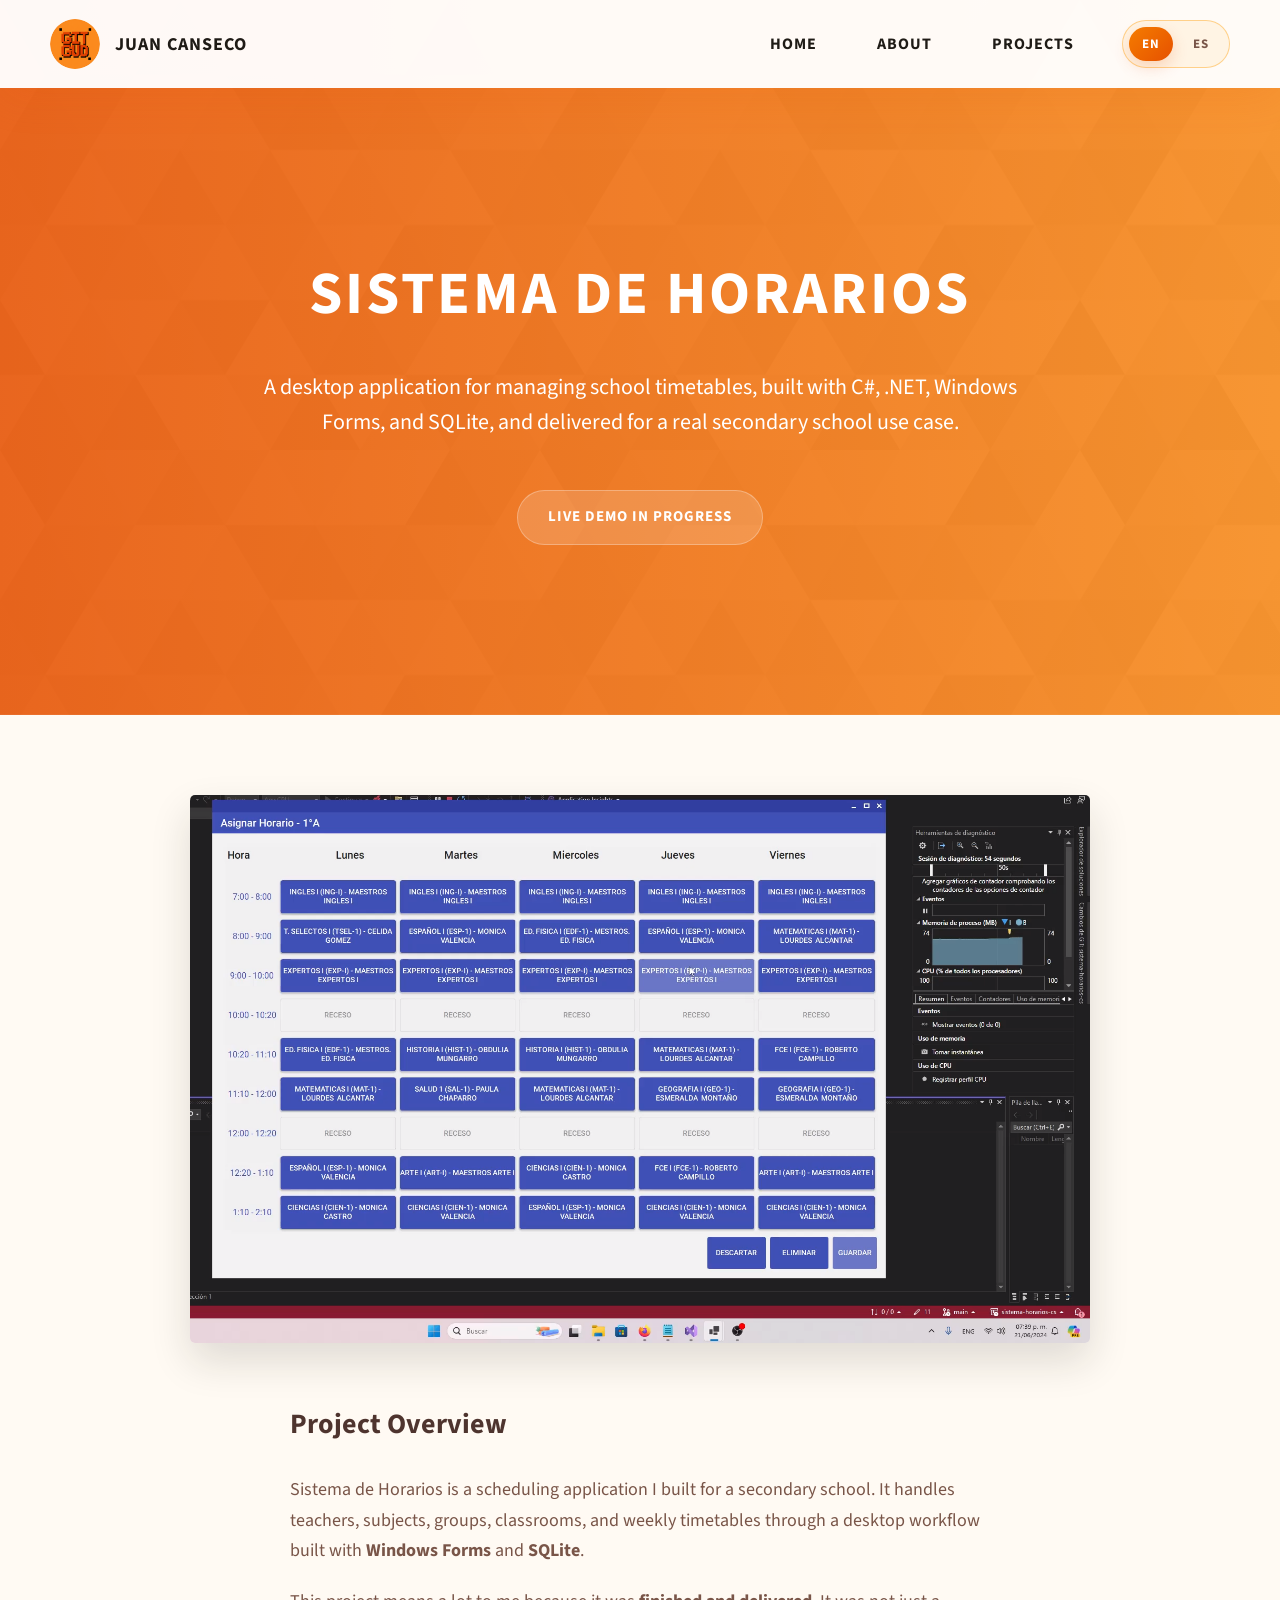
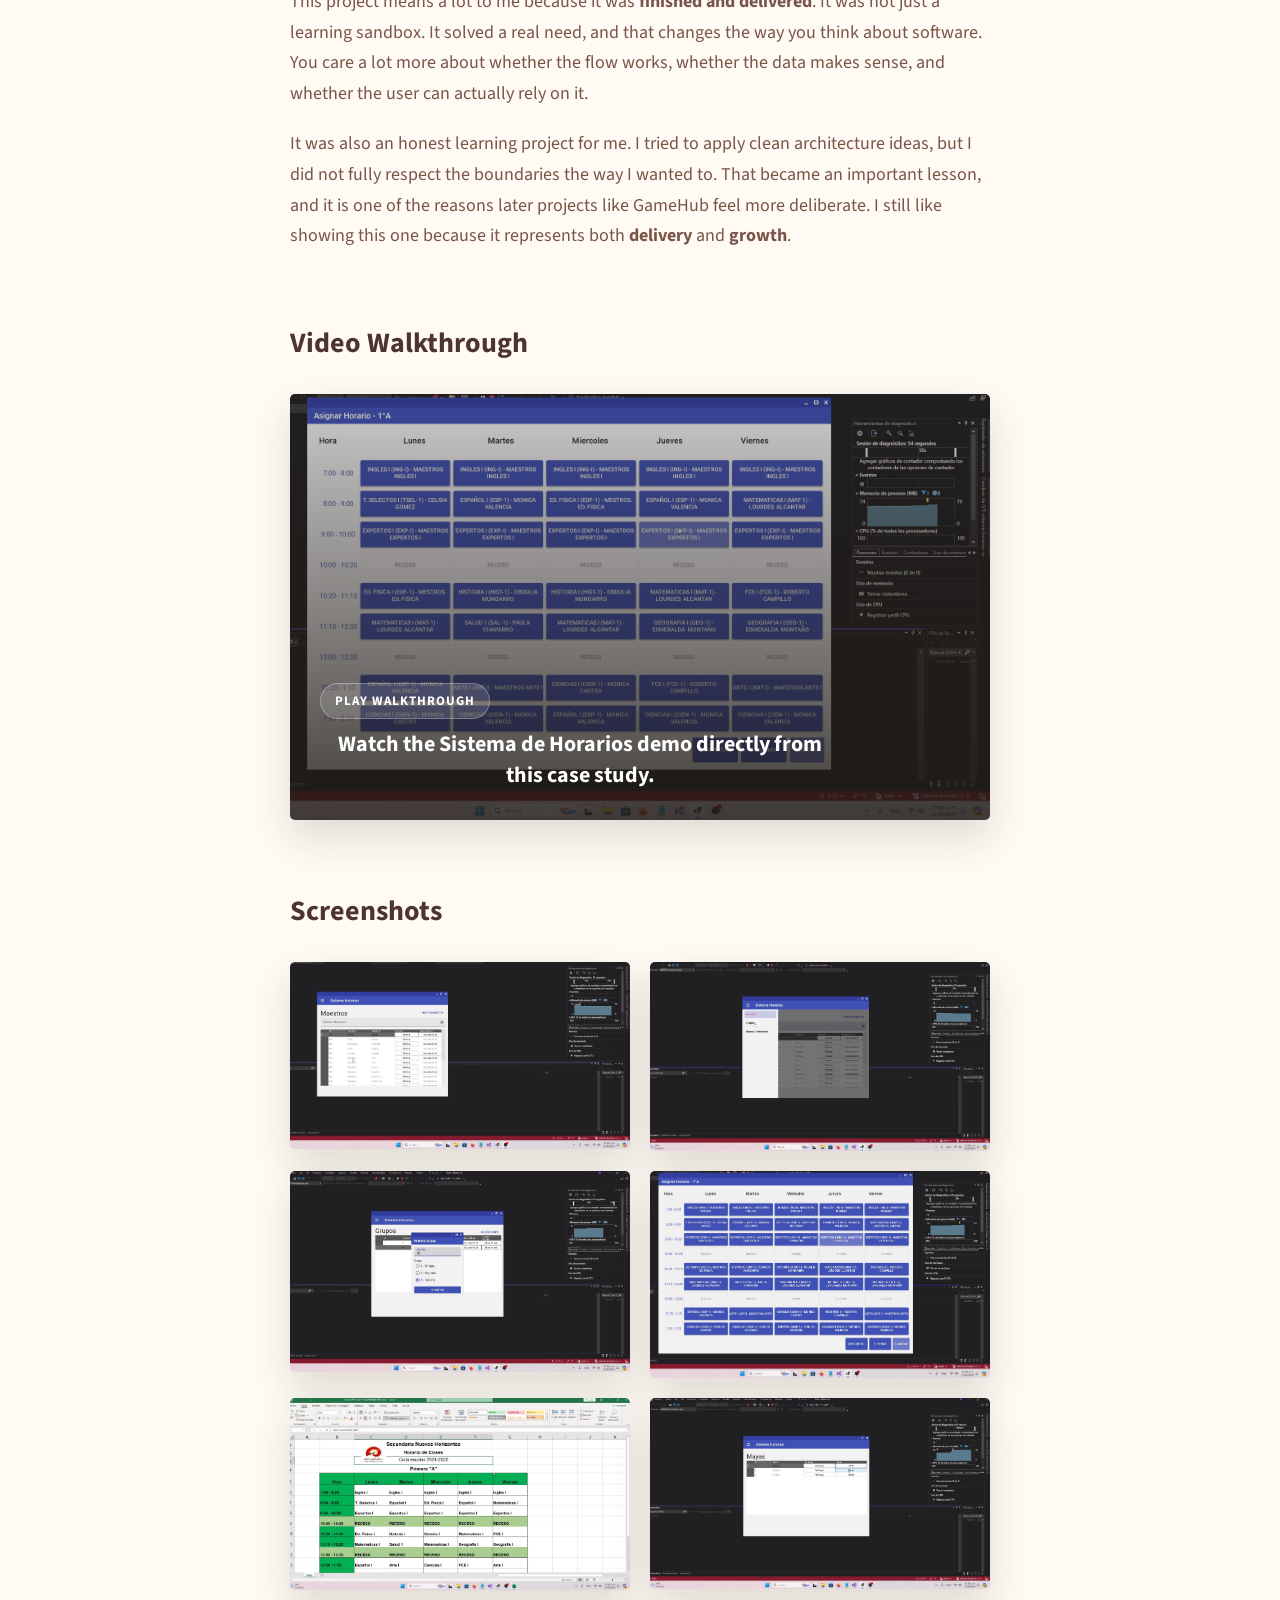
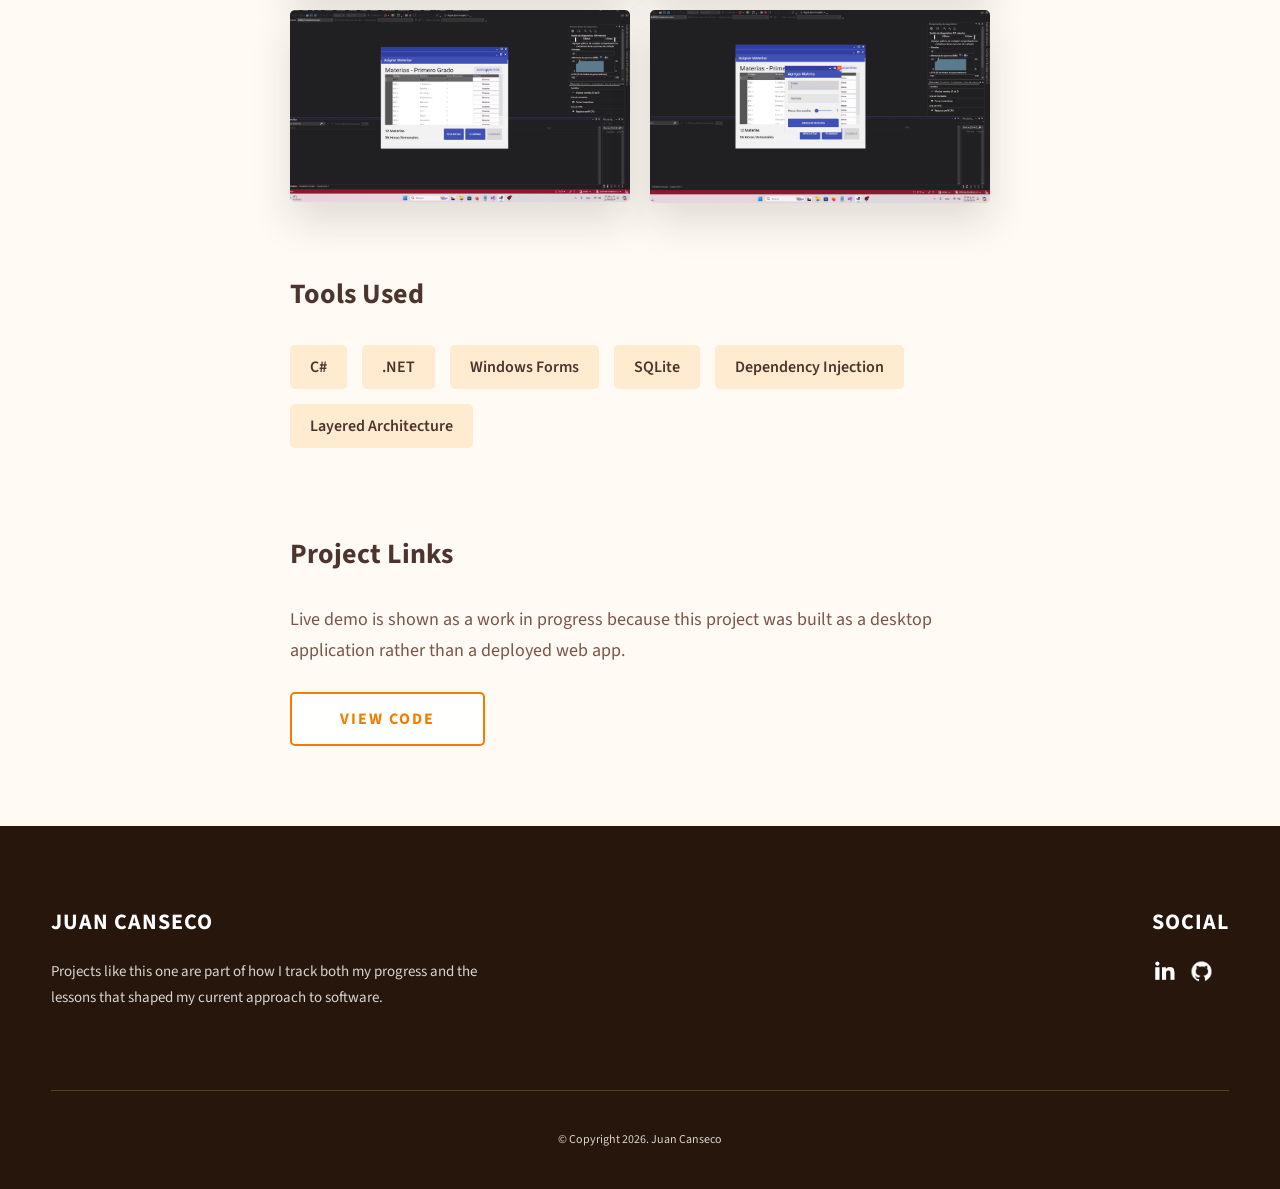
<file: project-3.html>
<!DOCTYPE html>
<html lang="en">
  <head>
    <meta charset="UTF-8" />
    <meta name="viewport" content="width=device-width, initial-scale=1.0" />
    <meta http-equiv="X-UA-Compatible" content="ie=edge" />
    <title data-i18n="project3.meta.title">Sistema de Horarios Case Study</title>
    <meta
      name="description"
      content="Case study for Sistema de Horarios, a Windows Forms scheduling system built in C# and SQLite for a secondary school."
      data-i18n-content="project3.meta.description"
    />

    <link rel="stylesheet" href="css/style.css" />

    <link rel="preconnect" href="https://fonts.googleapis.com" />
    <link rel="preconnect" href="https://fonts.gstatic.com" crossorigin />
    <link
      href="https://fonts.googleapis.com/css2?family=Source+Sans+Pro:wght@400;600;700;900&display=swap"
      rel="stylesheet"
    />
  </head>
  <body data-page="project3">
    <header class="header">
      <div class="header__content">
        <div class="header__logo-container">
          <div class="header__logo-img-cont">
            <img
              src="./assets/png/git-gud.png"
              alt="Juan Canseco logo"
              class="header__logo-img"
            />
          </div>
          <span class="header__logo-sub">Juan Canseco</span>
        </div>
        <div class="header__main">
          <ul class="header__links">
            <li class="header__link-wrapper">
              <a href="./index.html" class="header__link" data-i18n="nav.home">Home</a>
            </li>
            <li class="header__link-wrapper">
              <a href="./index.html#about" class="header__link" data-i18n="nav.about">About</a>
            </li>
            <li class="header__link-wrapper">
              <a href="./index.html#projects" class="header__link" data-i18n="nav.projects">Projects</a>
            </li>
          </ul>
          <div class="header__lang-toggle lang-toggle" aria-label="Language switcher">
            <button
              class="lang-toggle__btn lang-toggle__btn--active"
              type="button"
              data-lang-switch="en"
              aria-pressed="true"
            >
              EN
            </button>
            <button
              class="lang-toggle__btn"
              type="button"
              data-lang-switch="es"
              aria-pressed="false"
            >
              ES
            </button>
          </div>
          <div class="header__main-ham-menu-cont">
            <img
              src="./assets/svg/ham-menu.svg"
              alt="hamburger menu"
              class="header__main-ham-menu"
            />
            <img
              src="./assets/svg/ham-menu-close.svg"
              alt="hamburger menu close"
              class="header__main-ham-menu-close d-none"
            />
          </div>
        </div>
      </div>
      <div class="header__sm-menu">
        <div class="header__sm-menu-content">
          <ul class="header__sm-menu-links">
            <li class="header__sm-menu-link">
              <a href="./index.html" data-i18n="nav.home">Home</a>
            </li>
            <li class="header__sm-menu-link">
              <a href="./index.html#about" data-i18n="nav.about">About</a>
            </li>
            <li class="header__sm-menu-link">
              <a href="./index.html#projects" data-i18n="nav.projects">Projects</a>
            </li>
          </ul>
          <div class="header__sm-menu-lang lang-toggle" aria-label="Language switcher">
            <button
              class="lang-toggle__btn lang-toggle__btn--active"
              type="button"
              data-lang-switch="en"
              aria-pressed="true"
            >
              EN
            </button>
            <button
              class="lang-toggle__btn"
              type="button"
              data-lang-switch="es"
              aria-pressed="false"
            >
              ES
            </button>
          </div>
        </div>
      </div>
    </header>

    <section class="project-cs-hero">
      <div class="project-cs-hero__content">
        <h1 class="heading-primary">Sistema de Horarios</h1>
        <div class="project-cs-hero__info">
          <p class="text-primary" data-i18n="project3.hero.description">
            A desktop application for managing school timetables, built with C#,
            .NET, Windows Forms, and SQLite, and delivered for a real secondary
            school use case.
          </p>
        </div>
        <div class="project-cs-hero__cta">
          <span class="project-cs-hero__status-pill" data-i18n="project3.hero.status">Live demo in progress</span>
        </div>
      </div>
    </section>

    <section class="project-details">
      <div class="main-container">
        <div class="project-details__content">
          <div class="project-details__showcase-img-cont">
            <img
              src="./assets/projects/schedule-2.png"
              alt="Sistema de Horarios screenshot"
              class="project-details__showcase-img"
              data-i18n-attr="alt:project3.showcase.alt"
            />
          </div>
          <div class="project-details__content-main">
            <div class="project-details__desc">
              <h3 class="project-details__content-title" data-i18n="common.projectOverview">Project Overview</h3>
              <p class="project-details__desc-para" data-i18n-html="project3.overview.paragraph1">
                Sistema de Horarios is a scheduling application I built for a
                secondary school. It handles teachers, subjects, groups,
                classrooms, and weekly timetables through a desktop workflow
                built with <strong>Windows Forms</strong> and
                <strong>SQLite</strong>.
              </p>
              <p class="project-details__desc-para" data-i18n-html="project3.overview.paragraph2">
                This project means a lot to me because it was
                <strong>finished and delivered</strong>. It was not just a
                learning sandbox. It solved a real need, and that changes the
                way you think about software. You care a lot more about whether
                the flow works, whether the data makes sense, and whether the
                user can actually rely on it.
              </p>
              <p class="project-details__desc-para" data-i18n-html="project3.overview.paragraph3">
                It was also an honest learning project for me. I tried to apply
                clean architecture ideas, but I did not fully respect the
                boundaries the way I wanted to. That became an important lesson,
                and it is one of the reasons later projects like GameHub feel
                more deliberate. I still like showing this one because it
                represents both <strong>delivery</strong> and
                <strong>growth</strong>.
              </p>
            </div>

            <div class="project-details__video">
              <h3 class="project-details__content-title" data-i18n="common.videoWalkthrough">Video Walkthrough</h3>
              <div class="project-details__video-frame-cont">
                <button
                  class="project-video"
                  type="button"
                  data-youtube-id="abKiEnYuXRw"
                  data-youtube-src="https://www.youtube.com/embed/abKiEnYuXRw?si=GsIlkSfS5zFlbjOS"
                  data-youtube-watch-url="https://www.youtube.com/watch?v=abKiEnYuXRw"
                  data-video-title="Sistema de Horarios walkthrough"
                  data-i18n-attr="data-video-title:project3.video.iframeTitle"
                >
                  <img
                    src="./assets/projects/schedule-2.png"
                    alt="Sistema de Horarios walkthrough preview"
                    class="project-video__image"
                    data-i18n-attr="alt:project3.video.previewAlt"
                  />
                  <span class="project-video__overlay">
                    <span class="project-video__badge" data-i18n="common.playWalkthrough">Play walkthrough</span>
                    <span class="project-video__title" data-i18n="project3.video.title">
                      Watch the Sistema de Horarios demo directly from this
                      case study.
                    </span>
                  </span>
                </button>
              </div>
            </div>

            <div class="project-details__screenshots">
              <h3 class="project-details__content-title" data-i18n="common.screenshots">Screenshots</h3>
              <div class="project-details__screenshots-grid">
                <img
                  src="./assets/projects/schedule/schedule-01.png"
                  alt="Sistema de Horarios screenshot 1"
                  class="project-details__screenshot-img"
                  data-i18n-attr="alt:project3.screenshots.image1"
                />
                <img
                  src="./assets/projects/schedule/schedule-02.png"
                  alt="Sistema de Horarios screenshot 2"
                  class="project-details__screenshot-img"
                  data-i18n-attr="alt:project3.screenshots.image2"
                />
                <img
                  src="./assets/projects/schedule/schedule-03.png"
                  alt="Sistema de Horarios screenshot 3"
                  class="project-details__screenshot-img"
                  data-i18n-attr="alt:project3.screenshots.image3"
                />
                <img
                  src="./assets/projects/schedule/schedule-04.png"
                  alt="Sistema de Horarios screenshot 4"
                  class="project-details__screenshot-img"
                  data-i18n-attr="alt:project3.screenshots.image4"
                />
                <img
                  src="./assets/projects/schedule/schedule-05.png"
                  alt="Sistema de Horarios screenshot 5"
                  class="project-details__screenshot-img"
                  data-i18n-attr="alt:project3.screenshots.image5"
                />
                <img
                  src="./assets/projects/schedule/schedule-06.png"
                  alt="Sistema de Horarios screenshot 6"
                  class="project-details__screenshot-img"
                  data-i18n-attr="alt:project3.screenshots.image6"
                />
                <img
                  src="./assets/projects/schedule/schedule-07.png"
                  alt="Sistema de Horarios screenshot 7"
                  class="project-details__screenshot-img"
                  data-i18n-attr="alt:project3.screenshots.image7"
                />
                <img
                  src="./assets/projects/schedule/schedule-08.png"
                  alt="Sistema de Horarios screenshot 8"
                  class="project-details__screenshot-img"
                  data-i18n-attr="alt:project3.screenshots.image8"
                />
              </div>
            </div>

            <div class="project-details__tools-used">
              <h3 class="project-details__content-title" data-i18n="common.toolsUsed">Tools Used</h3>
              <div class="skills">
                <div class="skills__skill">C#</div>
                <div class="skills__skill">.NET</div>
                <div class="skills__skill">Windows Forms</div>
                <div class="skills__skill">SQLite</div>
                <div class="skills__skill">Dependency Injection</div>
                <div class="skills__skill">Layered Architecture</div>
              </div>
            </div>

            <div class="project-details__links">
              <h3 class="project-details__content-title" data-i18n="common.projectLinks">Project Links</h3>
              <p class="project-details__status" data-i18n="project3.links.status">
                Live demo is shown as a work in progress because this project was
                built as a desktop application rather than a deployed web app.
              </p>
              <div class="project-details__links-group">
                <a
                  href="https://github.com/juan-canseco-dev/sistema-horarios-cs"
                  class="btn btn--med btn--theme-inv project-details__links-btn"
                  target="_blank"
                  rel="noreferrer"
                  data-i18n="common.viewCode"
                  >View Code</a
                >
              </div>
            </div>
          </div>
        </div>
      </div>
    </section>

    <footer class="main-footer">
      <div class="main-container">
        <div class="main-footer__upper">
          <div class="main-footer__row main-footer__row-1">
            <h2 class="heading heading-sm main-footer__heading-sm">
              <span data-i18n="footer.social">Social</span>
            </h2>
            <div class="main-footer__social-cont">
              <a
                target="_blank"
                rel="noreferrer"
                href="https://www.linkedin.com/in/juan-pablo-canseco-rios-1a00a234a"
              >
                <img
                  class="main-footer__icon"
                  src="./assets/png/linkedin-ico.png"
                  alt="LinkedIn profile"
                />
              </a>
              <a
                target="_blank"
                rel="noreferrer"
                href="https://github.com/juan-canseco-dev"
              >
                <img
                  class="main-footer__icon"
                  src="./assets/png/github-ico.png"
                  alt="GitHub profile"
                />
              </a>
            </div>
          </div>
          <div class="main-footer__row main-footer__row-2">
            <h4 class="heading heading-sm text-lt">Juan Canseco</h4>
            <p class="main-footer__short-desc" data-i18n="project3.footer.description">
              Projects like this one are part of how I track both my progress
              and the lessons that shaped my current approach to software.
            </p>
          </div>
        </div>

        <div class="main-footer__lower" data-i18n="footer.copyright">
          &copy; Copyright 2026. Juan Canseco
        </div>
      </div>
    </footer>
    <script src="./index.js"></script>
  </body>
</html>
</file>
<file: css/style.css>
/*
0 - 600px:      Phone
600 - 900px:    Tablet portrait
900 - 1200px:   Tablet landscape
[1200 - 1800] is where our normal styles apply
1800px + :      Big desktop
$breakpoint arguement choices:
- phone
- tab-port
- tab-land
- big-desktop

Inside media queries 1em is always 16px i.e 1em = 16px at every screen size only inside media queries
*/
*,
*::after,
*::before {
  margin: 0;
  padding: 0;
  box-sizing: inherit;
  font-family: inherit; }

html {
  font-size: 62.5%;
  scroll-behavior: smooth; }
  @media only screen and (max-width: 75em) {
    html {
      font-size: 59%; } }
  @media only screen and (max-width: 56.25em) {
    html {
      font-size: 56%; } }
  @media only screen and (min-width: 112.5em) {
    html {
      font-size: 65%; } }

body {
  box-sizing: border-box;
  position: relative;
  line-height: 1.5;
  font-family: sans-serif;
  overflow-x: hidden;
  overflow-y: scroll;
  font-family: 'Source Sans Pro', sans-serif;
  background: #fffaf3;
  color: #4e342e; }

a {
  text-decoration: none;
  color: inherit; }

li {
  list-style: none; }

input:focus,
button:focus,
a:focus,
textarea:focus {
  outline: none; }

button {
  border: none;
  cursor: pointer; }

textarea {
  resize: none; }

.heading-primary {
  font-size: 6rem;
  text-transform: uppercase;
  letter-spacing: 3px;
  text-align: center; }
  @media only screen and (max-width: 37.5em) {
    .heading-primary {
      font-size: 4.5rem; } }

.heading-sec__mb-bg {
  margin-bottom: 11rem; }
  @media only screen and (max-width: 56.25em) {
    .heading-sec__mb-bg {
      margin-bottom: 8rem; } }

.heading-sec__mb-med {
  margin-bottom: 9rem; }
  @media only screen and (max-width: 56.25em) {
    .heading-sec__mb-med {
      margin-bottom: 8rem; } }

.heading-sec__main {
  display: block;
  font-size: 4rem;
  text-transform: uppercase;
  letter-spacing: 1px;
  letter-spacing: 3px;
  text-align: center;
  margin-bottom: 3.5rem;
  position: relative; }
  .heading-sec__main--lt {
    color: #ffffff; }
    .heading-sec__main--lt::after {
      content: '';
      background: #ffffff !important; }
  .heading-sec__main::after {
    content: '';
    position: absolute;
    top: calc(100% + 1.5rem);
    height: 5px;
    width: 3rem;
    background: #f57c00;
    left: 50%;
    transform: translateX(-50%);
    border-radius: 5px; }
    @media only screen and (max-width: 37.5em) {
      .heading-sec__main::after {
        top: calc(100% + 1.2rem); } }

.heading-sec__sub {
  display: block;
  text-align: center;
  color: #795548;
  font-size: 2rem;
  font-weight: 500;
  max-width: 80rem;
  margin: auto;
  line-height: 1.6; }
  @media only screen and (max-width: 37.5em) {
    .heading-sec__sub {
      font-size: 1.8rem; } }
  .heading-sec__sub--lt {
    color: rgba(255, 255, 255, 0.88); }

.heading-sm {
  font-size: 2.2rem;
  text-transform: uppercase;
  letter-spacing: 1px; }

.main-container {
  max-width: 120rem;
  margin: auto;
  width: 92%; }

.btn {
  background: #ffffff;
  color: #1f1b16;
  text-transform: uppercase;
  letter-spacing: 2px;
  display: inline-block;
  font-weight: 700;
  border-radius: 5px;
  box-shadow: 0 8px 24px 0 rgba(230, 81, 0, 0.18);
  transition: transform .3s, box-shadow .3s, background .3s, color .3s; }
  .btn:hover {
    transform: translateY(-3px);
    box-shadow: 0 12px 28px 0 rgba(230, 81, 0, 0.24); }
  .btn--bg {
    padding: 1.5rem 8rem;
    font-size: 2rem; }
  .btn--med {
    padding: 1.5rem 5rem;
    font-size: 1.6rem; }
  .btn--theme {
    background: linear-gradient(135deg, #f57c00, #e65100);
    color: #ffffff; }
  .btn--theme-inv {
    color: #f57c00;
    background: rgba(255, 255, 255, 0.96);
    border: 2px solid #f57c00;
    box-shadow: none;
    padding: calc(1.5rem - 2px) calc(5rem - 2px); }

.sec-pad {
  padding: 12rem 0; }
  @media only screen and (max-width: 56.25em) {
    .sec-pad {
      padding: 8rem 0; } }

.text-primary {
  color: #ffffff;
  font-size: 2.2rem;
  text-align: center;
  width: 100%;
  line-height: 1.6; }
  @media only screen and (max-width: 37.5em) {
    .text-primary {
      font-size: 2rem; } }

.d-none {
  display: none; }

.home-hero {
  color: #ffffff;
  background: linear-gradient(to right, rgba(230, 81, 0, 0.88), rgba(245, 124, 0, 0.8)), url(../../assets/svg/common-bg.svg);
  background-position: center;
  height: 100vh;
  min-height: 80rem;
  max-height: 120rem;
  position: relative; }
  @media only screen and (max-width: 37.5em) {
    .home-hero {
      height: unset;
      min-height: unset; } }
  .home-hero__socials {
    position: absolute;
    top: 50%;
    border: 2px solid rgba(255, 255, 255, 0.55);
    border-left: 2px solid rgba(255, 255, 255, 0.55);
    transform: translateY(-50%); }
    @media only screen and (max-width: 56.25em) {
      .home-hero__socials {
        display: none; } }
  .home-hero__mouse-scroll-cont {
    position: absolute;
    bottom: 3%;
    left: 50%;
    transform: translateX(-50%); }
    @media only screen and (max-width: 37.5em) {
      .home-hero__mouse-scroll-cont {
        display: none; } }
  .home-hero__social {
    width: 5rem; }
  .home-hero__social-icon-link {
    width: 100%;
    display: block;
    padding: 1.2rem;
    border-bottom: 2px solid rgba(255, 255, 255, 0.55);
    transition: background .3s; }
    .home-hero__social-icon-link:hover {
      background: rgba(255, 255, 255, 0.14); }
    .home-hero__social-icon-link--bd-none {
      border-bottom: 0; }
  .home-hero__social-icon {
    width: 100%; }
  .home-hero__content {
    position: absolute;
    top: 50%;
    left: 50%;
    transform: translate(-50%, -50%);
    max-width: 90rem;
    width: 92%; }
    @media only screen and (max-width: 37.5em) {
      .home-hero__content {
        padding: 19rem 0 13rem 0;
        margin: auto;
        position: static;
        transform: translate(0, 0); } }
  .home-hero__info {
    margin: 3rem auto 0 auto;
    max-width: 80rem; }
  .home-hero__cta {
    margin-top: 5rem;
    text-align: center; }

.about {
  background: #fff3e0; }
  .about__content {
    display: grid;
    grid-template-columns: 1fr 1fr;
    grid-gap: 10rem; }
    @media only screen and (max-width: 56.25em) {
      .about__content {
        grid-template-columns: 1fr;
        grid-gap: 8rem; } }
    .about__content-title {
      font-weight: 700;
      font-size: 2.8rem;
      margin-bottom: 3rem; }
      @media only screen and (max-width: 37.5em) {
        .about__content-title {
          font-size: 2.4rem; } }
    .about__content-details-para {
      font-size: 1.8rem;
      color: #795548;
      max-width: 60rem;
      line-height: 1.7;
      margin-bottom: 1.8rem; }
      .about__content-details-para--hl {
        font-weight: 700;
        margin: 0 3px; }
      .about__content-details-para:last-child {
        margin-bottom: 4rem; }

.projects__row {
  display: grid;
  grid-template-columns: 1.5fr 1fr;
  grid-gap: 5rem;
  margin-bottom: 11rem; }
  @media only screen and (max-width: 56.25em) {
    .projects__row {
      grid-template-columns: 1fr;
      grid-gap: 2rem;
      margin-bottom: 8rem; } }
  @media only screen and (max-width: 56.25em) {
    .projects__row {
      text-align: center; } }
  .projects__row:last-child {
    margin-bottom: 0; }
  .projects__row-img-cont {
    overflow: hidden;
    border-radius: 5px;
    box-shadow: 0 18px 40px rgba(31, 27, 22, 0.14); }
  .projects__row-img {
    width: 100%;
    display: block;
    object-fit: cover; }
  .projects__row-content {
    padding: 2rem 0;
    display: flex;
    justify-content: center;
    flex-direction: column;
    align-items: flex-start; }
    @media only screen and (max-width: 56.25em) {
      .projects__row-content {
        align-items: center; } }
    .projects__row-content-title {
      font-weight: 700;
      font-size: 2.8rem;
      margin-bottom: 2rem; }
      @media only screen and (max-width: 37.5em) {
        .projects__row-content-title {
          font-size: 2.4rem; } }
    .projects__row-content-desc {
      font-size: 1.8rem;
      color: #795548;
      max-width: 60rem;
      line-height: 1.7;
      margin-bottom: 1.6rem; }
      @media only screen and (max-width: 37.5em) {
        .projects__row-content-desc {
          font-size: 1.7rem; } }
  .projects__row-status {
    font-size: 1.4rem;
    letter-spacing: 1px;
    text-transform: uppercase;
    font-weight: 700;
    color: #e65100;
    margin-bottom: 2.6rem; }

.contact {
  background: linear-gradient(to right, rgba(230, 81, 0, 0.92), rgba(245, 124, 0, 0.84)), url(../../assets/svg/common-bg.svg);
  background-size: cover;
  background-position: center; }
  .contact__form-container {
    box-shadow: 0 18px 40px rgba(31, 27, 22, 0.18);
    background: rgba(255, 255, 255, 0.92);
    padding: 4rem;
    margin-top: 6rem;
    max-width: 80rem;
    text-align: right;
    width: 95%;
    border-radius: 5px;
    margin: 5rem auto 0 auto; }
    @media only screen and (max-width: 37.5em) {
      .contact__form-container {
        padding: 3rem; } }
  .contact__form-field {
    margin-bottom: 4rem; }
    @media only screen and (max-width: 37.5em) {
      .contact__form-field {
        margin-bottom: 3rem; } }
  .contact__form-label {
    color: #4e342e;
    font-size: 1.4rem;
    letter-spacing: 1px;
    font-weight: 700;
    margin-bottom: 1rem;
    display: block;
    text-align: left; }
  .contact__form-input {
    color: #1f1b16;
    padding: 2rem;
    width: 100%;
    border: 1px solid rgba(255, 204, 128, 0.8);
    font-size: 1.6rem;
    letter-spacing: 0px;
    background: rgba(255, 243, 224, 0.68);
    border-radius: 5px;
    font-weight: 600;
    /* Code for Modern Browsers */
    /* Code for WebKit, Blink, Edge */
    /* Code for Internet Explorer 10-11 */
    /* Code for Microsoft Edge */
    /* Code for Mozilla Firefox 4 to 18 */
    /* Code for Mozilla Firefox 19+ */ }
    .contact__form-input::placeholder {
      color: #8d6e63;
      font-weight: 600;
      font-size: 1.6rem; }
    .contact__form-input::-webkit-input-placeholder {
      color: #8d6e63;
      font-weight: 600;
      font-size: 1.6rem; }
    .contact__form-input:-ms-input-placeholder {
      color: #8d6e63;
      font-weight: 600;
      font-size: 1.6rem; }
    .contact__form-input::-ms-input-placeholder {
      color: #8d6e63;
      font-weight: 600;
      font-size: 1.6rem; }
    .contact__form-input:-moz-placeholder {
      opacity: 1;
      color: #8d6e63;
      font-weight: 600;
      font-size: 1.6rem; }
    .contact__form-input::-moz-placeholder {
      opacity: 1;
      color: #8d6e63;
      font-weight: 600;
      font-size: 1.6rem; }
  .contact__btn {
    width: 30%;
    padding: 2rem 4rem;
    font-size: 1.6rem; }
    @media only screen and (max-width: 37.5em) {
      .contact__btn {
        width: 100%; } }

.project-cs-hero {
  color: #ffffff;
  background: linear-gradient(to right, rgba(230, 81, 0, 0.88), rgba(245, 124, 0, 0.8)), url(../../assets/svg/common-bg.svg);
  background-size: cover;
  background-position: center;
  position: relative; }
  @media only screen and (max-width: 37.5em) {
    .project-cs-hero {
      height: unset;
      min-height: unset; } }
  .project-cs-hero__content {
    padding: 25rem 0 17rem 0;
    max-width: 90rem;
    width: 92%;
    margin: auto; }
    @media only screen and (max-width: 37.5em) {
      .project-cs-hero__content {
        padding: 19rem 0 13rem 0;
        margin: auto;
        position: static;
        transform: translate(0, 0); } }
  .project-cs-hero__info {
    margin: 3rem auto 0 auto;
    max-width: 80rem; }
  .project-cs-hero__cta {
    margin-top: 5rem;
    text-align: center; }
  .project-cs-hero__status-pill {
    display: inline-flex;
    align-items: center;
    justify-content: center;
    padding: 1.5rem 3rem;
    border-radius: 999px;
    background: rgba(255, 255, 255, 0.16);
    border: 1px solid rgba(255, 255, 255, 0.28);
    color: #ffffff;
    text-transform: uppercase;
    letter-spacing: 1px;
    font-size: 1.5rem;
    font-weight: 700; }

.project-details__content {
  padding: 8rem 0;
  max-width: 90rem;
  margin: auto; }
  .project-details__content-title {
    font-weight: 700;
    font-size: 2.8rem;
    margin-bottom: 3rem; }
    @media only screen and (max-width: 37.5em) {
      .project-details__content-title {
        font-size: 2.4rem; } }

.project-details__showcase-img-cont {
  width: 100%;
  margin-bottom: 6rem;
  border-radius: 5px;
  overflow: hidden;
  box-shadow: 0 18px 40px rgba(31, 27, 22, 0.14); }

.project-details__showcase-img {
  width: 100%;
  display: block;
  cursor: zoom-in;
  transition: transform 0.35s ease; }
  .project-details__showcase-img:hover {
    transform: scale(1.01); }

.project-details__content-main {
  width: 100%;
  max-width: 70rem;
  margin: auto; }

.project-details__desc {
  margin: 0 0 7rem 0; }
  .project-details__desc-para {
    font-size: 1.8rem;
    line-height: 1.7;
    color: #795548;
    margin-bottom: 2rem; }

.project-details__video {
  margin: 0 0 7rem 0; }

.project-details__video-frame-cont {
  width: 100%;
  border-radius: 5px;
  overflow: hidden;
  background: #fffaf3;
  box-shadow: 0 18px 40px rgba(31, 27, 22, 0.14); }

.project-details__video-iframe {
  width: 100%;
  aspect-ratio: 16 / 9;
  display: block;
  border: 0; }

.project-details__video-note {
  font-size: 1.7rem;
  line-height: 1.7;
  color: #795548;
  margin-top: 2rem; }

.project-details__screenshots {
  margin: 0 0 7rem 0; }

.project-details__screenshots-grid {
  display: grid;
  grid-template-columns: repeat(2, minmax(0, 1fr));
  gap: 2rem; }
  @media only screen and (max-width: 37.5em) {
    .project-details__screenshots-grid {
      grid-template-columns: 1fr; } }

.project-details__screenshot-img {
  width: 100%;
  display: block;
  border-radius: 5px;
  box-shadow: 0 18px 40px rgba(31, 27, 22, 0.14);
  background: #ffffff;
  cursor: zoom-in;
  transition: transform 0.35s ease, box-shadow 0.35s ease; }
  .project-details__screenshot-img:hover {
    transform: translateY(-4px);
    box-shadow: 0 22px 42px rgba(31, 27, 22, 0.18); }

.project-details__tools-used {
  margin: 0 0 7rem 0; }
  .project-details__tools-used-list {
    display: flex;
    flex-wrap: wrap; }
  .project-details__tools-used-item {
    padding: 1rem 2rem;
    margin-bottom: 1.5rem;
    margin-right: 1.5rem;
    font-size: 1.6rem;
    background: rgba(255, 183, 77, 0.22);
    border-radius: 5px;
    font-weight: 600;
    color: #4e342e; }

.project-details__links {
  margin: 0; }
  .project-details__status {
    font-size: 1.8rem;
    line-height: 1.7;
    color: #795548;
    margin-bottom: 2.6rem; }
  .project-details__links-group {
    display: flex;
    flex-wrap: wrap;
    gap: 1.5rem; }
    @media only screen and (max-width: 37.5em) {
      .project-details__links-group {
        flex-direction: column;
        align-items: stretch; } }
  .project-details__links-btn {
    margin: 0; }
    @media only screen and (max-width: 37.5em) {
      .project-details__links-btn {
        width: 100%;
        text-align: center; } }

.project-video {
  position: relative;
  width: 100%;
  display: block;
  padding: 0;
  background: transparent;
  cursor: default; }
  .project-video--ready {
    cursor: pointer; }
    .project-video--ready:hover .project-video__image {
      transform: scale(1.02); }
  .project-video__image {
    width: 100%;
    display: block;
    transition: transform 0.4s ease; }
  .project-video__overlay {
    position: absolute;
    inset: 0;
    display: flex;
    flex-direction: column;
    justify-content: flex-end;
    gap: 1rem;
    padding: 3rem;
    background: linear-gradient(to top, rgba(31, 27, 22, 0.84), rgba(31, 27, 22, 0.18)); }
  .project-video__badge {
    align-self: flex-start;
    padding: 0.8rem 1.4rem;
    border-radius: 999px;
    border: 1px solid rgba(255, 255, 255, 0.28);
    background: rgba(255, 255, 255, 0.14);
    color: #ffffff;
    font-size: 1.3rem;
    text-transform: uppercase;
    letter-spacing: 1px;
    font-weight: 700; }
  .project-video__title {
    color: #ffffff;
    font-size: 2.2rem;
    line-height: 1.4;
    font-weight: 700;
    max-width: 52rem; }
    @media only screen and (max-width: 37.5em) {
      .project-video__title {
        font-size: 1.8rem; } }

.body--modal-open {
  overflow: hidden; }

.project-gallery {
  position: fixed;
  inset: 0;
  z-index: 2000;
  display: flex;
  align-items: center;
  justify-content: center;
  padding: 2.4rem;
  opacity: 0;
  visibility: hidden;
  pointer-events: none;
  transition: opacity 0.28s ease, visibility 0.28s ease; }
  .project-gallery--open {
    opacity: 1;
    visibility: visible;
    pointer-events: auto; }
  .project-gallery__backdrop {
    position: absolute;
    inset: 0;
    background: rgba(31, 27, 22, 0.82);
    backdrop-filter: blur(10px); }
  .project-gallery__dialog {
    position: relative;
    width: min(110rem, 100%);
    max-height: 100%;
    display: flex;
    flex-direction: column;
    gap: 1.6rem; }
  .project-gallery__toolbar {
    display: flex;
    align-items: center;
    justify-content: space-between;
    gap: 1.6rem;
    color: #ffffff; }
  .project-gallery__counter {
    font-size: 1.6rem;
    font-weight: 700;
    letter-spacing: 1px; }
  .project-gallery__close,
  .project-gallery__nav {
    border: 1px solid rgba(255, 255, 255, 0.2);
    background: rgba(255, 255, 255, 0.12);
    color: #ffffff;
    border-radius: 999px;
    font-size: 1.5rem;
    font-weight: 700;
    letter-spacing: 0.5px;
    transition: background 0.25s ease, transform 0.25s ease, opacity 0.25s ease; }
    .project-gallery__close:hover,
    .project-gallery__nav:hover {
      background: rgba(255, 255, 255, 0.2);
      transform: translateY(-1px); }
    .project-gallery__close:disabled,
    .project-gallery__nav:disabled {
      opacity: 0.45;
      cursor: default;
      transform: none; }
  .project-gallery__close {
    padding: 1.1rem 1.8rem; }
  .project-gallery__viewport {
    position: relative;
    min-height: 32rem;
    border-radius: 2.4rem;
    overflow: hidden;
    background: rgba(31, 27, 22, 0.92);
    box-shadow: 0 28px 80px rgba(31, 27, 22, 0.36); }
  .project-gallery__image {
    display: block;
    width: 100%;
    max-height: 78vh;
    min-height: 32rem;
    object-fit: contain; }
  .project-gallery__nav {
    position: absolute;
    top: 50%;
    transform: translateY(-50%);
    padding: 1.2rem 1.6rem;
    min-width: 7.4rem; }
    .project-gallery__nav--prev {
      left: 1.6rem; }
    .project-gallery__nav--next {
      right: 1.6rem; }
  .project-gallery__caption {
    color: rgba(255, 255, 255, 0.92);
    font-size: 1.7rem;
    line-height: 1.6;
    text-align: center;
    margin: 0 auto;
    max-width: 72rem; }
  @media only screen and (max-width: 37.5em) {
    .project-gallery {
      padding: 1.6rem; }
      .project-gallery__toolbar {
        align-items: flex-start;
        flex-direction: column; }
      .project-gallery__viewport {
        min-height: 24rem;
        border-radius: 1.8rem; }
      .project-gallery__image {
        min-height: 24rem;
        max-height: 62vh; }
      .project-gallery__nav {
        top: auto;
        bottom: 1.2rem;
        transform: none;
        padding: 1rem 1.3rem;
        min-width: 6.4rem; } }

.header {
  position: fixed;
  width: 100%;
  z-index: 1000;
  background: rgba(255, 255, 255, 0.96);
  box-shadow: 0 10px 40px rgba(230, 81, 0, 0.12); }
  .header__content {
    display: flex;
    align-items: center;
    justify-content: space-between;
    padding: 1rem 5rem; }
    @media only screen and (max-width: 56.25em) {
      .header__content {
        padding: 0 2rem; } }
  .header__logo-container {
    display: flex;
    align-items: center;
    cursor: pointer;
    color: #1f1b16;
    transition: color .3s; }
    .header__logo-container:hover {
      color: #f57c00; }
  .header__logo-img-cont {
    width: 5rem;
    height: 5rem;
    border-radius: 50px;
    overflow: hidden;
    margin-right: 1.5rem;
    background: #f57c00; }
    @media only screen and (max-width: 56.25em) {
      .header__logo-img-cont {
        width: 4.5rem;
        height: 4.5rem;
        margin-right: 1.2rem; } }
  .header__logo-img {
    width: 100%;
    height: 100%;
    object-fit: cover;
    object-position: center;
    display: block; }
  .header__logo-sub {
    font-size: 1.8rem;
    text-transform: uppercase;
    font-weight: 700;
    letter-spacing: 1px; }
  .header__main {
    display: flex;
    align-items: center;
    gap: 1.8rem; }
    @media only screen and (max-width: 56.25em) {
      .header__main {
        gap: 1.2rem; } }
  .header__links {
    display: flex; }
    @media only screen and (max-width: 37.5em) {
      .header__links {
        display: none; } }
    @media only screen and (max-width: 37.5em) {
      .header__lang-toggle {
        display: none; } }
  .header__link {
    padding: 2.2rem 3rem;
    display: inline-block;
    font-size: 1.6rem;
    color: #1f1b16;
    text-transform: uppercase;
    letter-spacing: 1px;
    font-weight: 700;
    transition: color .3s; }
    .header__link:hover {
      color: #f57c00; }
    @media only screen and (max-width: 56.25em) {
      .header__link {
        padding: 3rem 1.8rem;
        font-size: 1.5rem; } }
  .header__main-ham-menu-cont {
    display: none;
    width: 3rem;
    padding: 2.2rem 0; }
    @media only screen and (max-width: 37.5em) {
      .header__main-ham-menu-cont {
        display: block; } }
  .header__main-ham-menu {
    width: 100%; }
  .header__main-ham-menu-close {
    width: 100%; }
  .header__sm-menu {
    background: #ffffff;
    position: absolute;
    width: 100%;
    top: 100%;
    visibility: hidden;
    opacity: 0;
    transition: all .3s;
    box-shadow: 0px 10px 25px 0px rgba(230, 81, 0, 0.12);
    -webkit-box-shadow: 0px 10px 25px 0px rgba(230, 81, 0, 0.12);
    -moz-box-shadow: 0px 10px 25px 0px rgba(230, 81, 0, 0.12); }
    .header__sm-menu--active {
      visibility: hidden;
      opacity: 0; }
      @media only screen and (max-width: 37.5em) {
        .header__sm-menu--active {
          visibility: visible;
          opacity: 1; } }
  .header__sm-menu-link a {
    display: block;
    text-decoration: none;
    padding: 2.5rem 3rem;
    font-size: 1.6rem;
    color: #1f1b16;
    text-align: right;
    border-bottom: 1px solid rgba(255, 204, 128, 0.8);
    font-weight: 700;
    text-transform: uppercase;
    letter-spacing: 2px;
    transition: color .3s; }
    .header__sm-menu-link a:hover {
      color: #f57c00; }
  .header__sm-menu-link:first-child a {
    border-top: 1px solid rgba(255, 204, 128, 0.8); }
  .header__sm-menu-lang {
    display: none; }
    @media only screen and (max-width: 37.5em) {
      .header__sm-menu-lang {
        display: flex;
        justify-content: flex-end;
        padding: 2rem 3rem 2.5rem 3rem; } }
  .header__sm-menu-link-last {
    border-bottom: 0; }

.lang-toggle {
  display: flex;
  align-items: center;
  gap: 0.6rem;
  padding: 0.6rem;
  border: 1px solid rgba(255, 204, 128, 0.9);
  border-radius: 999px;
  background: rgba(255, 243, 224, 0.8); }
  .lang-toggle__btn {
    min-width: 4.4rem;
    padding: 0.8rem 1.2rem;
    border-radius: 999px;
    background: transparent;
    color: #795548;
    font-size: 1.3rem;
    font-weight: 700;
    letter-spacing: 1px;
    text-transform: uppercase;
    transition: background .3s, color .3s, box-shadow .3s; }
    .lang-toggle__btn--active {
      background: linear-gradient(135deg, #f57c00, #e65100);
      color: #ffffff;
      box-shadow: 0 6px 16px rgba(230, 81, 0, 0.2); }

.main-footer {
  background: #26160b;
  color: #ffffff; }
  .main-footer__upper {
    display: flex;
    justify-content: space-between;
    padding: 8rem 0; }
    @media only screen and (max-width: 56.25em) {
      .main-footer__upper {
        padding: 6rem 0; } }
    @media only screen and (max-width: 37.5em) {
      .main-footer__upper {
        display: block; } }
  .main-footer__row-1 {
    order: 2; }
    @media only screen and (max-width: 56.25em) {
      .main-footer__row-1 {
        margin-bottom: 5rem; } }
  .main-footer__row-2 {
    width: 40%;
    order: 1;
    max-width: 50rem; }
    @media only screen and (max-width: 56.25em) {
      .main-footer__row-2 {
        width: 100%; } }
  .main-footer__short-desc {
    margin-top: 2rem;
    color: rgba(255, 255, 255, 0.82);
    font-size: 1.5rem;
    line-height: 1.7; }
  .main-footer__social-cont {
    margin-top: 2rem; }
  .main-footer__icon {
    margin-right: 1rem;
    width: 2.5rem; }
    .main-footer__icon--mr-none {
      margin-right: 0; }
  .main-footer__lower {
    padding: 4rem 0;
    border-top: 1px solid rgba(255, 183, 77, 0.24);
    color: rgba(255, 255, 255, 0.82);
    font-size: 1.2rem;
    text-align: left;
    text-align: center; }
    .main-footer__lower a {
      text-decoration: underline;
      font-weight: bold;
      margin-left: 2px; }
    @media only screen and (max-width: 56.25em) {
      .main-footer__lower {
        padding: 3.5rem 0; } }

.skills {
  display: flex;
  flex-wrap: wrap; }
  .skills__skill {
    padding: 1rem 2rem;
    margin-bottom: 1.5rem;
    margin-right: 1.5rem;
    font-size: 1.6rem;
    background: rgba(255, 183, 77, 0.22);
    border-radius: 5px;
    font-weight: 600;
    color: #4e342e; }

.mouse {
  width: 25px;
  height: 40px;
  border: 2px solid rgba(255, 255, 255, 0.88);
  border-radius: 60px;
  position: relative;
  overflow: hidden; }
  .mouse::before {
    content: '';
    width: 5px;
    height: 5px;
    position: absolute;
    top: 7px;
    left: 50%;
    transform: translateX(-50%);
    background-color: rgba(255, 255, 255, 0.88);
    border-radius: 50%;
    opacity: 1;
    animation: wheel 1.3s infinite;
    -webkit-animation: wheel 1.3s infinite; }

@keyframes wheel {
  to {
    opacity: 0;
    top: 27px; } }

@-webkit-keyframes wheel {
  to {
    opacity: 0;
    top: 27px; } }
</file>
